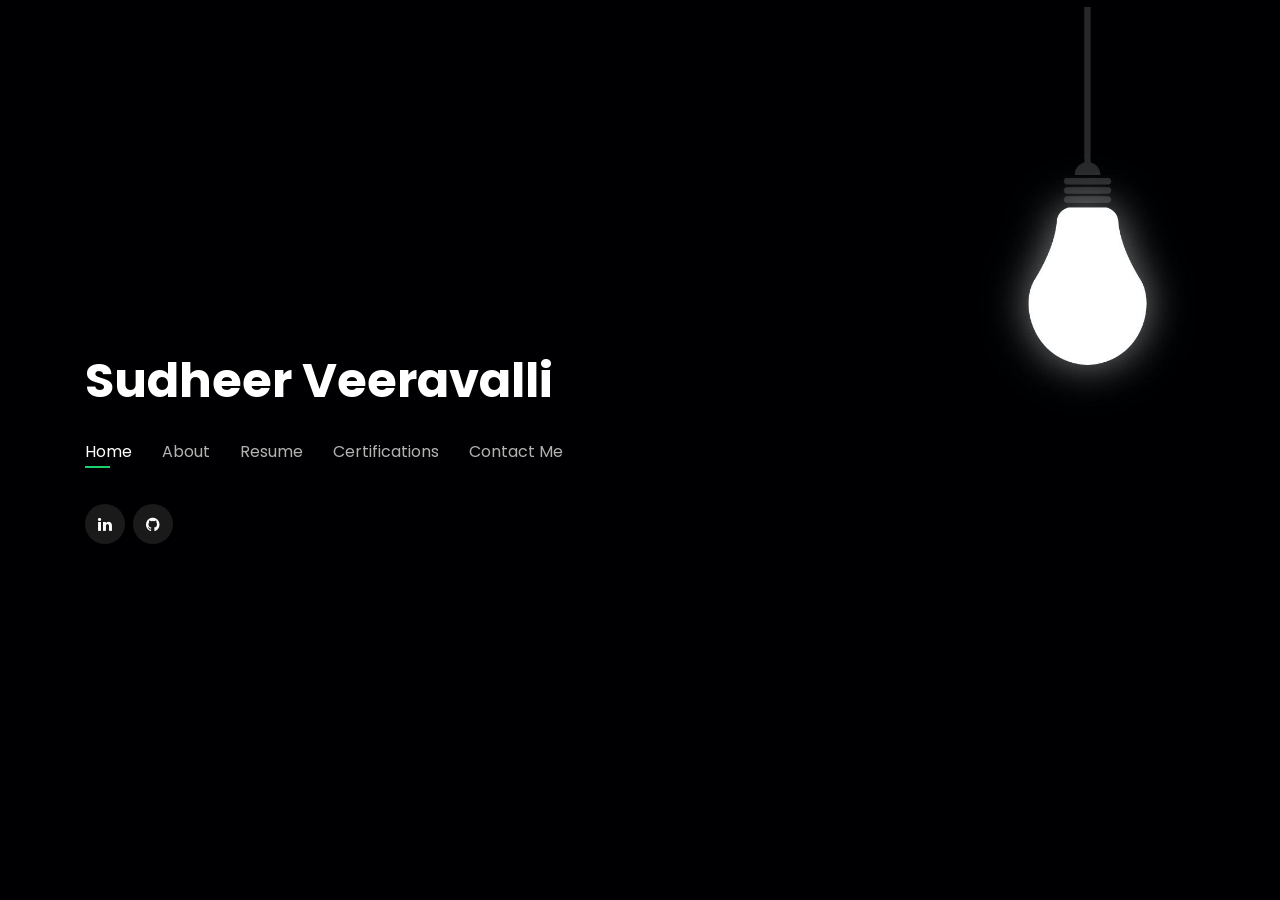
<file: index.html>
<!DOCTYPE html>
<html lang="en">

<head>
  <meta charset="utf-8">
  <meta content="width=device-width, initial-scale=1.0" name="viewport">

  <title>Sudheer Veeravalli — Program Manager | DevOps & Cloud Leader</title>
  <meta
    content="Sudheer Veeravalli is a Program Manager at ValueLabs with 20+ years of experience in DevOps, Cloud, DeFi, and Healthcare technology programs."
    name="description">
  <meta content="Program Manager, DevOps, Cloud, DeFi, Healthcare, Blockchain, AWS, Agile, ITIL, CI/CD" name="keywords">

  <!-- Favicons -->
  <link rel="shortcut icon" href="assets/img/Profile_Image.JPG">

  <!-- Google Fonts -->
  <link
    href="https://fonts.googleapis.com/css?family=Open+Sans:300,300i,400,400i,600,600i,700,700i|Raleway:300,300i,400,400i,500,500i,600,600i,700,700i|Poppins:300,300i,400,400i,500,500i,600,600i,700,700i"
    rel="stylesheet">

  <!-- Vendor CSS Files -->
  <link rel="stylesheet" href="https://cdnjs.cloudflare.com/ajax/libs/font-awesome/4.7.0/css/font-awesome.min.css">
  <link href="assets/vendor/bootstrap/css/bootstrap.min.css" rel="stylesheet">
  <link href="assets/vendor/icofont/icofont.min.css" rel="stylesheet">
  <link href="assets/vendor/boxicons/css/boxicons.min.css" rel="stylesheet">

  <!-- Template Main CSS File -->
  <link href="assets/css/style.css" rel="stylesheet">

</head>

<body>

  <!-- ======= Header ======= -->
  <header id="header" class="header-tops">
    <div class="container">

      <h1><a href="index.html">Sudheer Veeravalli</a></h1>
      <nav class="nav-menu d-none d-lg-block">
        <ul>
          <li class="active"><a href="#header">Home</a></li>
          <li><a href="#about">About</a></li>
          <li><a href="#resume">Resume</a></li>
          <li><a href="#certifications">Certifications</a></li>          
          <li><a href="#contact">Contact Me</a></li>
        </ul>
      </nav><!-- .nav-menu -->

      <div class="social-links">
        <a href="https://www.linkedin.com/in/sudheer-kumar-veeravalli-69944514/" target="_blank"
          class="fa fa-linkedin"></a>
        <a href="https://github.com/veersudhir83" target="_blank" class="fa fa-github"></a>
      </div>
    </div>
  </header><!-- End Header -->

  <!-- ======= About Section ======= -->
  <section id="about" class="about">

    <!-- ======= About Me ======= -->
    <div class="about-me container">

      <div class="section-title">
        <h2>Know about me</h2>
      </div>

      <div class="row">
        <div class="col-lg-4" data-aos="fade-right">
          <img src="assets/img/Profile_Image.JPG" class="img-fluid" alt="">
        </div>
        <div class="col-lg-8 pt-4 pt-lg-0 content" data-aos="fade-left">
          <div class="row">
            <div class="col-lg-6">
              <ul>
                <li><i class="icofont-rounded-right"></i> <strong>Role:</strong> Program Manager</li>
                <li><i class="icofont-rounded-right"></i> <strong>Organization:</strong> ValueLabs</li>
                <li><i class="icofont-rounded-right"></i> <strong>City:</strong> Hyderabad, India</li>
              </ul>
            </div>
            <div class="col-lg-6">
              <ul>
                <li><i class="icofont-rounded-right"></i> <strong>Experience:</strong> 20+ Years</li>
                <li><i class="icofont-rounded-right"></i> <strong>Qualification:</strong> B.Tech, Computer Science</li>
                <li><i class="icofont-rounded-right"></i> <strong>Domains:</strong> DeFi, Healthcare, Enterprise</li>
              </ul>
            </div>
          </div>
        </div>
      </div>

    </div><!-- End About Me -->

    <!-- ======= Counts ======= -->
    <div class="counts container">

      <div class="row">

        <div class="col-lg-3 col-md-6 mt-5 mt-md-0">
          <div class="count-box">
            <i class="icofont-calendar"></i>
            <span data-toggle="counter-up">20</span>
            <p>Years of Experience</p>
          </div>
        </div>

        <div class="col-lg-3 col-md-6 mt-5 mt-md-0">
          <div class="count-box">
            <i class="icofont-license"></i>
            <span data-toggle="counter-up">6</span>
            <p>Certifications</p>
          </div>
        </div>

        <div class="col-lg-3 col-md-6 mt-5 mt-lg-0">
          <div class="count-box">
            <i class="icofont-institution"></i>
            <span data-toggle="counter-up">4</span>
            <p>Organizations</p>
          </div>
        </div>

        <div class="col-lg-3 col-md-6 mt-5 mt-lg-0">
          <div class="count-box">
            <i class="icofont-code"></i>
            <span data-toggle="counter-up">25</span>
            <p>Projects</p>
          </div>
        </div>

      </div>

    </div><!-- End Counts -->

    <!-- ======= Skills  ======= -->

    <div class="skills container">

      <div class="section-title">
        <h2>Skills</h2>
      </div>

      <div class="row skills-content">

        <div class="col-lg-6">

          <div class="progress">
            <span class="skill">DevOps & CI/CD <i class="val">100%</i></span>
            <div class="progress-bar-wrap">
              <div class="progress-bar" role="progressbar" aria-valuenow="100" aria-valuemin="0" aria-valuemax="100">
              </div>
            </div>
          </div>

          <div class="progress">
            <span class="skill">Cloud (AWS / Azure) <i class="val">90%</i></span>
            <div class="progress-bar-wrap">
              <div class="progress-bar" role="progressbar" aria-valuenow="90" aria-valuemin="0" aria-valuemax="100">
              </div>
            </div>
          </div>

          <div class="progress">
            <span class="skill">Program Management <i class="val">95%</i></span>
            <div class="progress-bar-wrap">
              <div class="progress-bar" role="progressbar" aria-valuenow="95" aria-valuemin="0" aria-valuemax="100">
              </div>
            </div>
          </div>

        </div>

        <div class="col-lg-6">

          <div class="progress">
            <span class="skill">CI/CD Pipelines <i class="val">95%</i></span>
            <div class="progress-bar-wrap">
              <div class="progress-bar" role="progressbar" aria-valuenow="95" aria-valuemin="0" aria-valuemax="100">
              </div>
            </div>
          </div>

          <div class="progress">
            <span class="skill">Blockchain & DeFi <i class="val">85%</i></span>
            <div class="progress-bar-wrap">
              <div class="progress-bar" role="progressbar" aria-valuenow="85" aria-valuemin="0" aria-valuemax="100">
              </div>
            </div>
          </div>

          <div class="progress">
            <span class="skill">Agile & Scrum <i class="val">90%</i></span>
            <div class="progress-bar-wrap">
              <div class="progress-bar" role="progressbar" aria-valuenow="90" aria-valuemin="0" aria-valuemax="100">
              </div>
            </div>
          </div>

        </div>
      </div>
    </div>
    <!-- End Skills -->

    <!-- ======= Interests ======= -->
    <div class="interests container">

      <div class="section-title">
        <h2>Interests</h2>
      </div>

      <div class="row">
        <div class="col-lg-3 col-md-4">
          <div class="icon-box">
            <i class="icofont-cloud" style="color: #2cff84;"></i>
            <h3>Cloud Computing</h3>
          </div>
        </div>

        <div class="col-lg-3 col-md-4">
          <div class="icon-box">
            <i class="icofont-robot" style="color: #5578ff;"></i>
            <h3>DevOps</h3>
          </div>
        </div>

        <div class="col-lg-3 col-md-4 mt-4 mt-md-0">
          <div class="icon-box">
            <i class="icofont-link" style="color: #ffbb2c;"></i>
            <h3>Blockchain & DeFi</h3>
          </div>
        </div>

        <div class="col-lg-3 col-md-4 mt-4 mt-md-0">
          <div class="icon-box">
            <i class="icofont-heart-beat" style="color: #e80368;"></i>
            <h3>Healthcare Tech</h3>
          </div>
        </div>
      </div>
      <div class="row mt-4">
        <div class="col-lg-3 col-md-4">
          <div class="icon-box">
            <i class="icofont-gear" style="color: #11dbcf;"></i>
            <h3>Automation</h3>
          </div>
        </div>
        <div class="col-lg-3 col-md-4 mt-4 mt-md-0">
          <div class="icon-box">
            <i class="icofont-light-bulb" style="color: #ffa76e;"></i>
            <h3>Agile & ITIL</h3>
          </div>
        </div>
      </div><!-- End Interests -->

  </section><!-- End About Section -->

  <!-- ======= Resume Section ======= -->
  <section id="resume" class="resume">
    <div class="container">

      <div class="section-title">
        <h2>Resume</h2>
        <a href="Sudheer_Veeravalli_Resume.pdf" download class="resume-download-btn">
          <i class="icofont-download"></i> Download Resume (PDF)
        </a>
      </div>

      <div class="row">
        <div class="col-lg-6">
          <h3 class="resume-title">Summary</h3>
          <div class="resume-item pb-0">
            <p class="font-italic">
              <em>
                I'm an innovative technology leader with 20+ years of experience managing programs and portfolios across
                DeFi, Healthcare, and enterprise domains &mdash; from strategy to design to delivery &mdash; for Fortune
                500 companies and high-growth startups.
                <br /> <br />
                As a Program Manager at ValueLabs, I orchestrate cross-functional teams across multiple concurrent
                projects, driving end-to-end delivery of blockchain platforms, HIPAA-compliant healthcare systems, and
                large-scale enterprise solutions.
                <br /> <br />
                I'm passionate about building high-performing teams, eliminating operational toil, and delivering
                measurable business outcomes. My core strengths span DevOps, Cloud Architecture, and Agile Program
                Management.
              </em>
            </p>

          </div>

          <h3 class="resume-title">Education</h3>

          <div class="resume-item">
            <h4>Bachelor of Technology (B.Tech), Computer Science & Engineering</h4>
            <h5>2001 - 2005</h5>
            <p><em>Koneru Lakshmaiah College of Engineering (KL University), Andhra Pradesh</em></p>
          </div>

          <div class="resume-item">
            <h4>Intermediate, Maths Physics and Chemistry</h4>
            <h5>1999 - 2001</h5>
            <p><em>Nalanda Junior College, Andhra Pradesh</em></p>
          </div>

        </div>

        <div class="col-lg-6">
          <h3 class="resume-title">Professional Experience</h3>
          <div class="resume-item">
            <h4>Program Manager | ValueLabs</h4>
            <h5>Dec 2018 - Present </h5>
            <p><em>Hyderabad, Telangana, India </em></p>
            <p>
            <ul>
              <li> Manage a portfolio of 6 concurrent projects across DeFi, Healthcare, and enterprise domains with a
                combined team of 100+ engineers, driving $14M in revenue over 2 years </li>
              <li> Lead a cross-functional team of 80+ engineers building decentralized finance (DeFi) platforms,
                including smart contract deployment pipelines and blockchain infrastructure </li>
              <li> Oversee Healthcare technology projects involving HIPAA-compliant systems, patient data platforms, and
                clinical workflow automation </li>
              <li> Drive 24×7 Operations covering 2 production releases per month, maintaining 99.9% uptime while
                reducing MTTR by 60% through PagerDuty and Runbook Automation </li>
              <li> Produce technical and process documentation using Confluence; ensure alignment across program-level
                stakeholders </li>
            </ul>
            </p>

          </div>
          <div class="resume-item">
            <h4>Technical Architect | NISUM Technologies</h4>
            <h5>Mar 2018 - Dec 2018</h5>
            <p><em>Hyderabad, Telangana, India</em></p>
            <p>
            <ul>
              <li>Architected and implemented end-to-end DevOps pipelines for major e-commerce clients, significantly
                reducing deployment cycle times</li>
              <li>Developed Ansible playbooks and Jenkins pipelines for Continuous Deployment across multi-environment
                landscapes</li>
              <li>Led infrastructure-as-code initiatives and mentored engineering teams on CI/CD best practices</li>
            </ul>

          </div>
          <div class="resume-item">
            <h4>Technical Architect | Quest Global</h4>
            <h5>May 2017 - Mar 2018</h5>
            <p><em>Trivandrum, Kerala, India</em></p>
            <p>
            <ul>
              <li>Spearheaded the Technology Excellence Group (TEG) DevOps practice, building proof-of-concept platforms
                for client demonstrations</li>
              <li>Designed and delivered a comprehensive DevOps starter kit adopted organization-wide for pre-sales and
                capability showcases</li>
              <li>Created a structured DevOps learning roadmap, upskilling 30+ engineers across multiple business units
              </li>
            </ul>
          </div>
          <div class="resume-item">
            <h4>Technical Manager | Tech Mahindra</h4>
            <h5>Feb 2006 - May 2017</h5>
            <p><em>Hyderabad, India and USA</em></p>
            <p>
            <ul>
              <li>Progressed from Team Member to Technical Manager over 11 years, leading teams of up to 25 engineers
                across onshore and offshore locations</li>
              <li>Architected automation solutions for legacy PLM applications, converting 3,000+ annual manual builds
                into fully automated CI/CD pipelines</li>
              <li>Drove Lean Process implementation across delivery teams, reducing cycle times and improving delivery
                predictability</li>
              <li>Reviewed and re-architected existing solutions, identifying and executing automation opportunities
                across the software lifecycle</li>
              <li>Organized and led technical trainings, hackathons, and innovation events, fostering a culture of
                continuous improvement</li>
            </ul>
          </div>
        </div>
      </div>
    </div>

    </div>
  </section><!-- End Resume Section -->

  <!-- Start Certifications Section-->
  <section id="certifications" class="certifications">
    <div class="container">

      <div class="section-title">
        <h2>Certifications</h2>
      </div>

      <div class="row">

        <div class="col-lg-4 col-md-6 d-flex align-items-stretch">
          <div class="icon-box">
            <div class="icon"><i class="icofont-certificate-alt-1"></i></div>
            <h4><a href="#">AWS Developer Associate from Simplilearn</a></h4>
            <img src="assets/img/Simplilearn-AWS Developer Associate.png" class="img-fluid" alt="">
          </div>
        </div>

        <div class="col-lg-4 col-md-6 d-flex align-items-stretch">
          <div class="icon-box">
            <div class="icon"><i class="icofont-certificate-alt-1"></i></div>
            <h4><a href="#">TOGAF 9</a></h4>
            <img src="assets/img/TOGAF 9 Certificate.jpg" class="img-fluid" alt="">
          </div>
        </div>

        <div class="col-lg-4 col-md-6 d-flex align-items-stretch">
          <div class="icon-box">
            <div class="icon"><i class="icofont-certificate-alt-1"></i></div>
            <h4><a href="#">ITIL 4 Foundation</a></h4>
            <img src="assets/img/ITIL 4F Certification.png" class="img-fluid" alt="">
          </div>
        </div>

        <div class="col-lg-4 col-md-6 d-flex align-items-stretch">
          <div class="icon-box">
            <div class="icon"><i class="icofont-certificate-alt-1"></i></div>
            <h4><a href="#">Pagerduty Foundational Practitioner</a></h4>
            <img src="assets/img/PagerDuty Foundational Practitioner - Certificate.png" class="img-fluid" alt="">
          </div>
        </div>

        <div class="col-lg-4 col-md-6 d-flex align-items-stretch">
          <div class="icon-box">
            <div class="icon"><i class="icofont-certificate-alt-1"></i></div>
            <h4><a href="#">DevOps Professional</a></h4>
            <img src="assets/img/Edureka Certified DevOps.png" class="img-fluid" alt="">
          </div>
        </div>

        <div class="col-lg-4 col-md-6 d-flex align-items-stretch mt-4 mt-md-0">
          <div class="icon-box">
            <div class="icon"><i class="icofont-certificate-alt-1"></i></div>
            <h4><a href="#">Predix Certified</a></h4>
            <img src="assets/img/Predix Certified.png" class="img-fluid" alt="">
          </div>
        </div>
      </div>
    </div>
  </section><!-- End Services Section -->


  <!-- ======= Contact Section ======= -->

  <section id="contact" class="contact">
    <div class="container">

      <div class="section-title">
        <h2>Contact Me</h2>
      </div>

      <div class="row mt-2">

        <div class="col-md-6 d-flex align-items-stretch">
          <div class="info-box">
            <i class="bx bx-map"></i>
            <h3>My Address</h3>
            <p>Hyderabad, India</p>
          </div>
        </div>

        <div class="col-md-6 mt-4 mt-md-0 d-flex align-items-stretch">
          <div class="info-box">
            <i class="bx bx-share-alt"></i>
            <h3>Social Profiles</h3>
            <div class="social-links">
              <a href="https://www.linkedin.com/in/sudheer-kumar-veeravalli-69944514/" target="_blank"
                class="fa fa-linkedin"></a>
              <a href="https://github.com/veersudhir83/" target="_blank" class="fa fa-github"></a>
            </div>
          </div>
        </div>

        <div class="col-md-6 mt-4 d-flex align-items-stretch">
          <div class="info-box">
            <i class="bx bx-envelope"></i>
            <h3>Reach Me</h3>
            <p><a href="mailto:veersudhir83@gmail.com">veersudhir83@gmail.com</a></p>
          </div>
        </div>

      </div>
    </div>
  </section>
  <!-- End Contact Section -->

  <!-- Vendor JS Files -->
  <script src="assets/vendor/jquery/jquery.min.js"></script>
  <script src="assets/vendor/bootstrap/js/bootstrap.bundle.min.js"></script>
  <script src="assets/vendor/jquery.easing/jquery.easing.min.js"></script>
  <script src="assets/vendor/waypoints/jquery.waypoints.min.js"></script>
  <script src="assets/vendor/counterup/counterup.min.js"></script>

  <!-- Template Main JS File -->
  <script src="assets/js/main.js"></script>

</body>

</html>
</file>
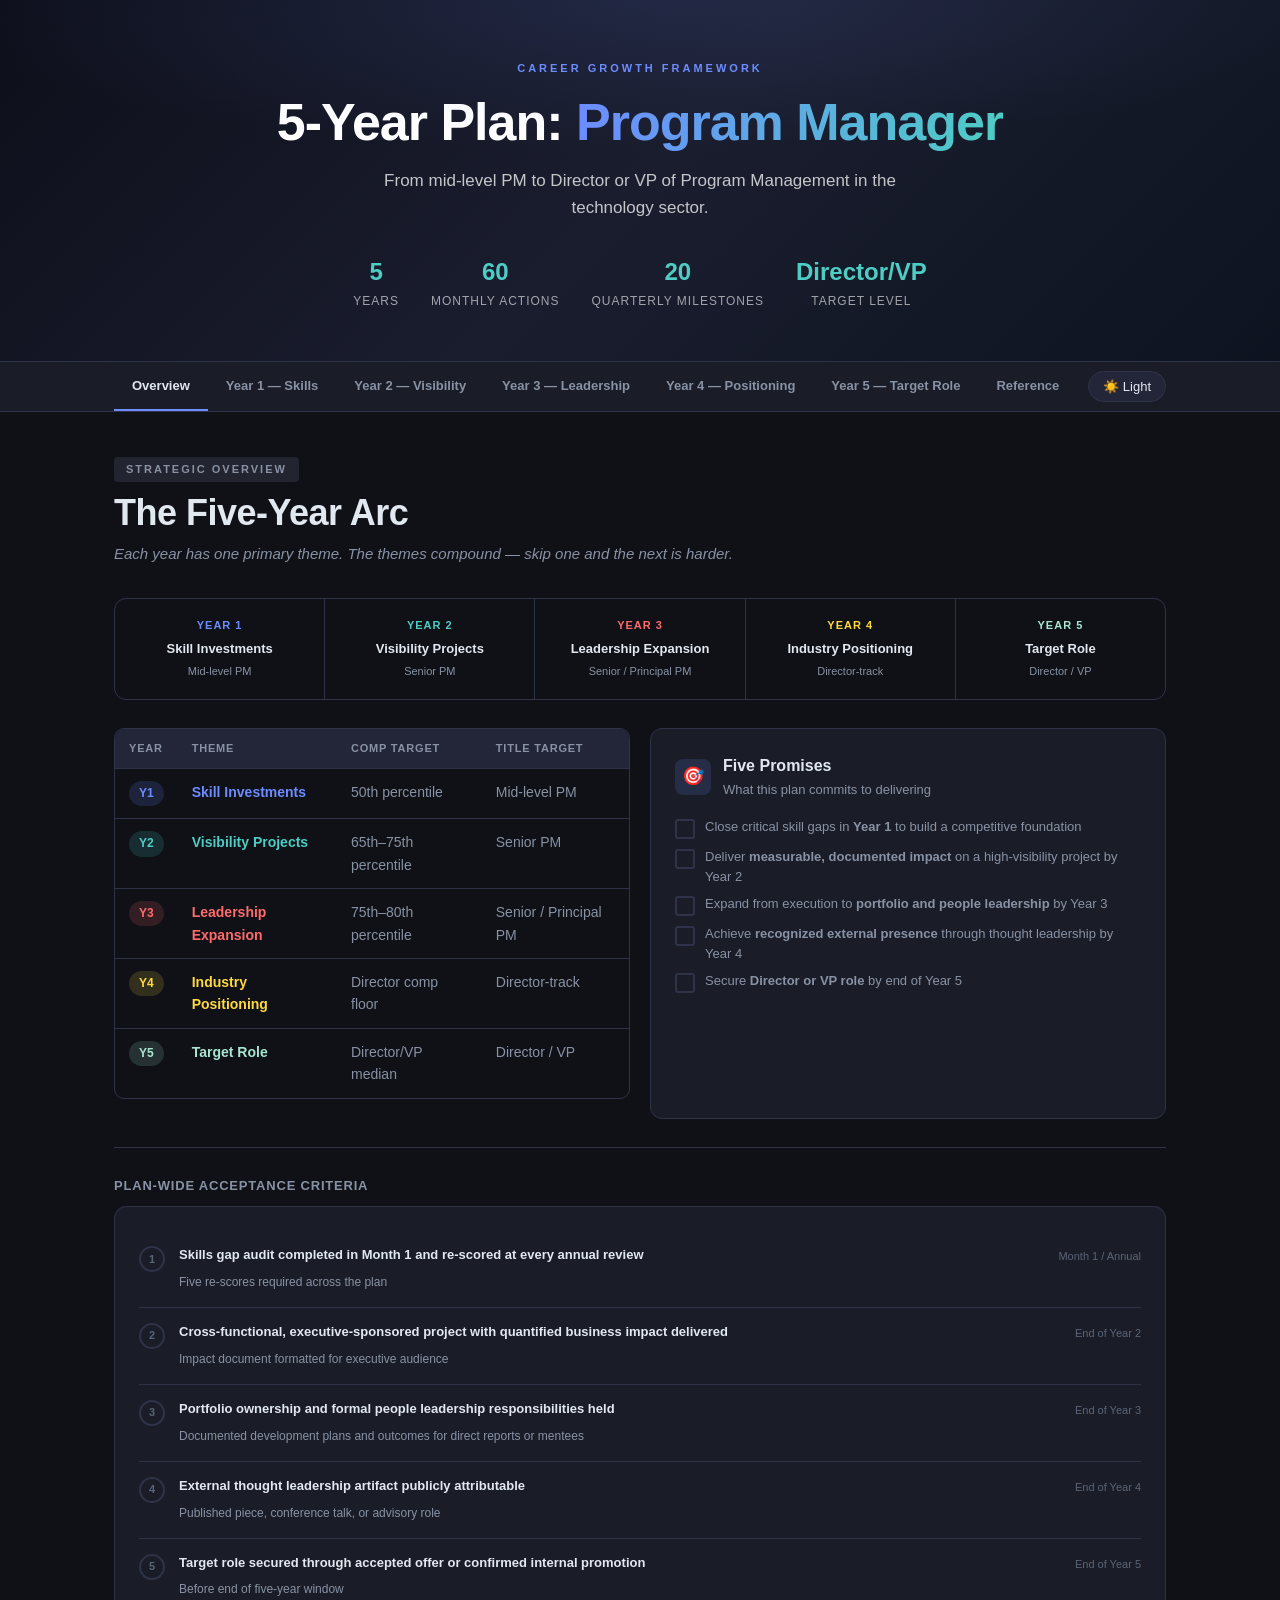
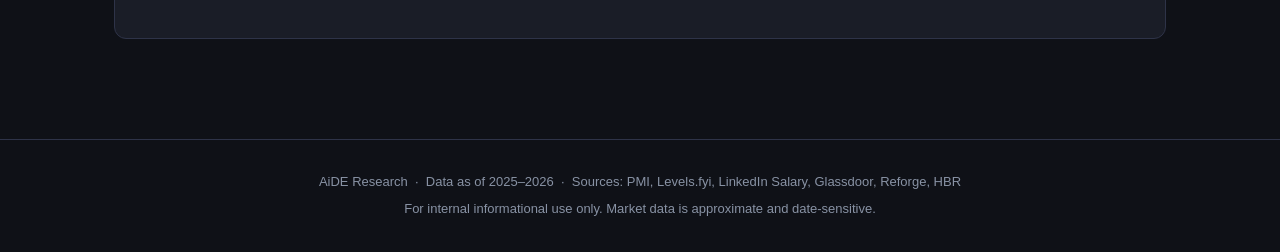
<file: 5-year-career-growth-plan.html>
<!DOCTYPE html>
<html lang="en">
<head>
  <meta charset="UTF-8">
  <meta name="viewport" content="width=device-width, initial-scale=1.0">
  <title>5-Year PM Career Growth Plan</title>
  <style>
    :root {
      --bg:#0f1117; --surface:#1a1d27; --surface-2:#222638;
      --border:#2e3348; --text:#e2e8f0; --text-muted:#8892a4; --text-dim:#5a6478;
      --y1:#6c8cff; --y2:#4ecdc4; --y3:#ff6b6b; --y4:#ffd93d; --y5:#a8e6cf;
    }
    body.light {
      --bg:#f4f6fb; --surface:#ffffff; --surface-2:#f0f2f7;
      --border:#dde1ec; --text:#1a1d27; --text-muted:#5a6478; --text-dim:#8892a4;
    }
    * { box-sizing:border-box; margin:0; padding:0; }
    body { font-family:-apple-system,BlinkMacSystemFont,"Segoe UI",sans-serif; background:var(--bg); color:var(--text); line-height:1.6; font-size:15px; transition:background .3s,color .3s; }
    .site-header { background:linear-gradient(135deg,#0d0f1a 0%,#1a1d2e 50%,#0d1420 100%); border-bottom:1px solid var(--border); padding:60px 40px 50px; text-align:center; position:relative; overflow:hidden; }
    body.light .site-header { background:linear-gradient(135deg,#1a3a6b 0%,#2563eb 50%,#0f2855 100%); }
    .site-header::before { content:""; position:absolute; inset:0; background:radial-gradient(ellipse 80% 60% at 50% 0%,rgba(108,140,255,.12) 0%,transparent 70%); pointer-events:none; }
    .header-label { font-size:11px; font-weight:700; letter-spacing:3px; text-transform:uppercase; color:var(--y1); margin-bottom:16px; }
    .site-header h1 { font-size:clamp(28px,5vw,52px); font-weight:800; letter-spacing:-1px; line-height:1.1; margin-bottom:16px; color:#fff; }
    .site-header h1 span { background:linear-gradient(90deg,var(--y1),var(--y2)); -webkit-background-clip:text; -webkit-text-fill-color:transparent; background-clip:text; }
    .subtitle { color:rgba(255,255,255,.75); font-size:17px; max-width:560px; margin:0 auto 32px; }
    .header-meta { display:flex; justify-content:center; gap:32px; flex-wrap:wrap; }
    .header-meta-item .value { font-size:24px; font-weight:700; color:var(--y2); }
    .header-meta-item .label { font-size:12px; color:rgba(255,255,255,.6); text-transform:uppercase; letter-spacing:1px; }
    .container { max-width:1100px; margin:0 auto; padding:0 24px; }
    .nav-bar { background:var(--surface); border-bottom:1px solid var(--border); position:sticky; top:0; z-index:100; transition:background .3s; }
    .nav-inner { max-width:1100px; margin:0 auto; padding:0 24px; display:flex; gap:0; overflow-x:auto; scrollbar-width:none; align-items:center; }
    .nav-inner::-webkit-scrollbar { display:none; }
    .nav-tab { padding:16px 18px; font-size:13px; font-weight:600; color:var(--text-muted); cursor:pointer; border-bottom:2px solid transparent; white-space:nowrap; transition:color .2s,border-color .2s; background:none; border-top:none; border-left:none; border-right:none; }
    .nav-tab:hover { color:var(--text); }
    .nav-tab.active { color:var(--text); }
    .nav-tab[data-tab="overview"].active { border-color:var(--y1); }
    .nav-tab[data-tab="y1"].active { border-color:var(--y1); }
    .nav-tab[data-tab="y2"].active { border-color:var(--y2); }
    .nav-tab[data-tab="y3"].active { border-color:var(--y3); }
    .nav-tab[data-tab="y4"].active { border-color:var(--y4); }
    .nav-tab[data-tab="y5"].active { border-color:var(--y5); }
    .nav-tab[data-tab="reference"].active { border-color:var(--text-muted); }
    .theme-toggle { margin-left:auto; padding:7px 14px; border-radius:20px; border:1px solid var(--border); background:var(--surface-2); color:var(--text); font-size:13px; cursor:pointer; white-space:nowrap; transition:background .2s,color .2s; flex-shrink:0; }
    .theme-toggle:hover { background:var(--border); }
    .tab-content { display:none; padding:44px 0 80px; }
    .tab-content.active { display:block; }
    .section-header { margin-bottom:32px; }
    .year-badge { display:inline-block; font-size:11px; font-weight:700; letter-spacing:2px; text-transform:uppercase; padding:4px 12px; border-radius:4px; margin-bottom:10px; }
    .badge-y1 { background:rgba(108,140,255,.15); color:var(--y1); }
    .badge-y2 { background:rgba(78,205,196,.15); color:var(--y2); }
    .badge-y3 { background:rgba(255,107,107,.15); color:var(--y3); }
    .badge-y4 { background:rgba(255,217,61,.15); color:var(--y4); }
    .badge-y5 { background:rgba(168,230,207,.15); color:var(--y5); }
    .badge-ref { background:rgba(142,150,180,.15); color:var(--text-muted); }
    .section-header h2 { font-size:clamp(22px,4vw,36px); font-weight:800; letter-spacing:-.5px; line-height:1.15; margin-bottom:8px; }
    .section-header .theme { color:var(--text-muted); font-size:15px; font-style:italic; }
    .card { background:var(--surface); border:1px solid var(--border); border-radius:12px; padding:24px; margin-bottom:20px; transition:background .3s; }
    .card-header { display:flex; align-items:center; gap:12px; margin-bottom:16px; }
    .card-icon { width:36px; height:36px; border-radius:8px; display:flex; align-items:center; justify-content:center; font-size:18px; flex-shrink:0; }
    .card h3 { font-size:16px; font-weight:700; }
    .card-sub { font-size:13px; color:var(--text-muted); margin-top:2px; }
    .milestone { border-radius:12px; padding:22px 26px; margin-bottom:20px; border-left:4px solid; }
    .milestone.y1 { border-left-color:var(--y1); background:rgba(108,140,255,.07); }
    .milestone.y2 { border-left-color:var(--y2); background:rgba(78,205,196,.07); }
    .milestone.y3 { border-left-color:var(--y3); background:rgba(255,107,107,.07); }
    .milestone.y4 { border-left-color:var(--y4); background:rgba(255,217,61,.07); }
    .milestone.y5 { border-left-color:var(--y5); background:rgba(168,230,207,.07); }
    .milestone-label { font-size:11px; font-weight:700; letter-spacing:2px; text-transform:uppercase; margin-bottom:6px; }
    .milestone.y1 .milestone-label { color:var(--y1); }
    .milestone.y2 .milestone-label { color:var(--y2); }
    .milestone.y3 .milestone-label { color:var(--y3); }
    .milestone.y4 .milestone-label { color:var(--y4); }
    .milestone.y5 .milestone-label { color:var(--y5); }
    .milestone h4 { font-size:15px; font-weight:700; margin-bottom:6px; }
    .milestone p { color:var(--text-muted); font-size:14px; line-height:1.6; }
    .two-col { display:grid; grid-template-columns:1fr 1fr; gap:20px; margin-bottom:20px; }
    .four-col { display:grid; grid-template-columns:repeat(4,1fr); gap:16px; margin-bottom:20px; }
    @media(max-width:800px) { .four-col { grid-template-columns:1fr 1fr; } }
    @media(max-width:600px) { .two-col { grid-template-columns:1fr; } .four-col { grid-template-columns:1fr; } }
    .table-wrap { overflow-x:auto; margin-bottom:20px; border-radius:10px; border:1px solid var(--border); }
    table { width:100%; border-collapse:collapse; font-size:14px; }
    thead { background:var(--surface-2); }
    th { padding:11px 14px; text-align:left; font-size:11px; font-weight:700; letter-spacing:.8px; text-transform:uppercase; color:var(--text-muted); white-space:nowrap; }
    td { padding:12px 14px; border-top:1px solid var(--border); color:var(--text); vertical-align:top; }
    tr:hover td { background:rgba(255,255,255,.02); }
    body.light tr:hover td { background:rgba(0,0,0,.02); }
    td.muted { color:var(--text-muted); }
    td.num { color:var(--text-dim); font-weight:600; font-size:13px; }
    td.y1c { color:var(--y1); font-weight:600; } td.y2c { color:var(--y2); font-weight:600; }
    td.y3c { color:var(--y3); font-weight:600; } td.y4c { color:var(--y4); font-weight:600; }
    td.y5c { color:var(--y5); font-weight:600; }
    .q-card { background:var(--surface-2); border:1px solid var(--border); border-radius:10px; padding:18px; }
    .q-label { font-size:11px; font-weight:700; letter-spacing:1.5px; text-transform:uppercase; margin-bottom:8px; }
    .q-title { font-size:15px; font-weight:700; margin-bottom:8px; }
    .q-list { list-style:none; display:flex; flex-direction:column; gap:6px; }
    .q-list li { font-size:13px; color:var(--text-muted); display:flex; gap:8px; line-height:1.4; }
    .q-list li::before { content:"▸"; flex-shrink:0; }
    .checkpoint { background:var(--surface-2); border:1px solid var(--border); border-radius:12px; padding:22px; margin-bottom:20px; }
    .checkpoint h4 { font-size:15px; font-weight:700; margin-bottom:12px; display:flex; align-items:center; gap:8px; }
    .checkpoint h4::before { content:"✓"; width:24px; height:24px; background:rgba(108,140,255,.15); color:var(--y1); border-radius:50%; display:inline-flex; align-items:center; justify-content:center; font-size:12px; font-weight:800; flex-shrink:0; }
    .checklist { list-style:none; display:flex; flex-direction:column; gap:8px; }
    .checklist li { display:flex; align-items:flex-start; gap:10px; font-size:13px; color:var(--text-muted); line-height:1.5; }
    .checklist li::before { content:""; width:16px; height:16px; border:2px solid var(--border); border-radius:3px; flex-shrink:0; margin-top:2px; }
    .arc-timeline { display:flex; margin-bottom:28px; border-radius:12px; overflow:hidden; border:1px solid var(--border); }
    .arc-year { flex:1; padding:18px 12px; text-align:center; border-right:1px solid var(--border); cursor:pointer; transition:background .2s; }
    .arc-year:last-child { border-right:none; }
    .arc-year:hover { background:rgba(255,255,255,.03); }
    body.light .arc-year:hover { background:rgba(0,0,0,.03); }
    .arc-year .yr { font-size:11px; font-weight:700; letter-spacing:1px; text-transform:uppercase; margin-bottom:5px; }
    .arc-year .theme-short { font-size:13px; font-weight:700; margin-bottom:3px; }
    .arc-year .title-target { font-size:11px; color:var(--text-muted); }
    .arc-year.y1 .yr { color:var(--y1); } .arc-year.y2 .yr { color:var(--y2); }
    .arc-year.y3 .yr { color:var(--y3); } .arc-year.y4 .yr { color:var(--y4); }
    .arc-year.y5 .yr { color:var(--y5); }
    @media(max-width:600px) { .arc-timeline { flex-direction:column; } .arc-year { border-right:none; border-bottom:1px solid var(--border); } .arc-year:last-child { border-bottom:none; } }
    .pill { display:inline-block; padding:3px 10px; border-radius:20px; font-size:12px; font-weight:600; }
    .pill-y1 { background:rgba(108,140,255,.15); color:var(--y1); } .pill-y2 { background:rgba(78,205,196,.15); color:var(--y2); }
    .pill-y3 { background:rgba(255,107,107,.15); color:var(--y3); } .pill-y4 { background:rgba(255,217,61,.15); color:var(--y4); }
    .pill-y5 { background:rgba(168,230,207,.15); color:var(--y5); }
    .divider { border:none; border-top:1px solid var(--border); margin:28px 0; }
    .tracker-row { display:flex; align-items:flex-start; gap:14px; padding:14px 0; border-top:1px solid var(--border); }
    .tracker-row:first-child { border-top:none; }
    .tracker-num { width:26px; height:26px; border:2px solid var(--border); border-radius:50%; display:flex; align-items:center; justify-content:center; font-size:11px; font-weight:700; color:var(--text-dim); flex-shrink:0; margin-top:1px; }
    .tracker-body { flex:1; }
    .tracker-body strong { font-size:13px; display:block; margin-bottom:3px; }
    .tracker-body span { font-size:12px; color:var(--text-muted); }
    .tracker-date { font-size:11px; color:var(--text-dim); white-space:nowrap; margin-top:3px; }
    h4.subhead { font-size:13px; font-weight:700; text-transform:uppercase; letter-spacing:.8px; color:var(--text-muted); margin-bottom:10px; }
    footer { border-top:1px solid var(--border); padding:32px 24px; text-align:center; font-size:13px; color:var(--text-muted); }
  </style>
</head>
<body>

<header class="site-header">
  <div class="header-label">Career Growth Framework</div>
  <h1>5-Year Plan: <span>Program Manager</span></h1>
  <p class="subtitle">From mid-level PM to Director or VP of Program Management in the technology sector.</p>
  <div class="header-meta">
    <div class="header-meta-item"><div class="value">5</div><div class="label">Years</div></div>
    <div class="header-meta-item"><div class="value">60</div><div class="label">Monthly Actions</div></div>
    <div class="header-meta-item"><div class="value">20</div><div class="label">Quarterly Milestones</div></div>
    <div class="header-meta-item"><div class="value">Director/VP</div><div class="label">Target Level</div></div>
  </div>
</header>

<nav class="nav-bar">
  <div class="nav-inner">
    <button class="nav-tab active" data-tab="overview">Overview</button>
    <button class="nav-tab" data-tab="y1">Year 1 — Skills</button>
    <button class="nav-tab" data-tab="y2">Year 2 — Visibility</button>
    <button class="nav-tab" data-tab="y3">Year 3 — Leadership</button>
    <button class="nav-tab" data-tab="y4">Year 4 — Positioning</button>
    <button class="nav-tab" data-tab="y5">Year 5 — Target Role</button>
    <button class="nav-tab" data-tab="reference">Reference</button>
    <button class="theme-toggle" onclick="toggleTheme()">☀️ Light</button>
  </div>
</nav>

<section class="tab-content active" id="tab-overview">
  <div class="container">
    <div class="section-header">
      <div class="year-badge badge-ref">Strategic Overview</div>
      <h2>The Five-Year Arc</h2>
      <p class="theme">Each year has one primary theme. The themes compound — skip one and the next is harder.</p>
    </div>

    <div class="arc-timeline">
      <div class="arc-year y1" onclick="switchTab('y1')">
        <div class="yr">Year 1</div><div class="theme-short">Skill Investments</div><div class="title-target">Mid-level PM</div>
      </div>
      <div class="arc-year y2" onclick="switchTab('y2')">
        <div class="yr">Year 2</div><div class="theme-short">Visibility Projects</div><div class="title-target">Senior PM</div>
      </div>
      <div class="arc-year y3" onclick="switchTab('y3')">
        <div class="yr">Year 3</div><div class="theme-short">Leadership Expansion</div><div class="title-target">Senior / Principal PM</div>
      </div>
      <div class="arc-year y4" onclick="switchTab('y4')">
        <div class="yr">Year 4</div><div class="theme-short">Industry Positioning</div><div class="title-target">Director-track</div>
      </div>
      <div class="arc-year y5" onclick="switchTab('y5')">
        <div class="yr">Year 5</div><div class="theme-short">Target Role</div><div class="title-target">Director / VP</div>
      </div>
    </div>

    <div class="two-col">
      <div>
        <div class="table-wrap">
          <table>
            <thead><tr><th>Year</th><th>Theme</th><th>Comp Target</th><th>Title Target</th></tr></thead>
            <tbody>
              <tr><td><span class="pill pill-y1">Y1</span></td><td class="y1c">Skill Investments</td><td class="muted">50th percentile</td><td class="muted">Mid-level PM</td></tr>
              <tr><td><span class="pill pill-y2">Y2</span></td><td class="y2c">Visibility Projects</td><td class="muted">65th–75th percentile</td><td class="muted">Senior PM</td></tr>
              <tr><td><span class="pill pill-y3">Y3</span></td><td class="y3c">Leadership Expansion</td><td class="muted">75th–80th percentile</td><td class="muted">Senior / Principal PM</td></tr>
              <tr><td><span class="pill pill-y4">Y4</span></td><td class="y4c">Industry Positioning</td><td class="muted">Director comp floor</td><td class="muted">Director-track</td></tr>
              <tr><td><span class="pill pill-y5">Y5</span></td><td class="y5c">Target Role</td><td class="muted">Director/VP median</td><td class="muted">Director / VP</td></tr>
            </tbody>
          </table>
        </div>
      </div>
      <div class="card" style="margin-bottom:0;">
        <div class="card-header">
          <div class="card-icon" style="background:rgba(108,140,255,.15);">🎯</div>
          <div><h3>Five Promises</h3><div class="card-sub">What this plan commits to delivering</div></div>
        </div>
        <ul class="checklist">
          <li><span>Close critical skill gaps in <strong>Year 1</strong> to build a competitive foundation</span></li>
          <li><span>Deliver <strong>measurable, documented impact</strong> on a high-visibility project by Year 2</span></li>
          <li><span>Expand from execution to <strong>portfolio and people leadership</strong> by Year 3</span></li>
          <li><span>Achieve <strong>recognized external presence</strong> through thought leadership by Year 4</span></li>
          <li><span>Secure <strong>Director or VP role</strong> by end of Year 5</span></li>
        </ul>
      </div>
    </div>

    <hr class="divider">
    <h4 class="subhead">Plan-Wide Acceptance Criteria</h4>
    <div class="card">
      <div class="tracker-row">
        <div class="tracker-num">1</div>
        <div class="tracker-body"><strong>Skills gap audit completed in Month 1 and re-scored at every annual review</strong><span>Five re-scores required across the plan</span></div>
        <div class="tracker-date">Month 1 / Annual</div>
      </div>
      <div class="tracker-row">
        <div class="tracker-num">2</div>
        <div class="tracker-body"><strong>Cross-functional, executive-sponsored project with quantified business impact delivered</strong><span>Impact document formatted for executive audience</span></div>
        <div class="tracker-date">End of Year 2</div>
      </div>
      <div class="tracker-row">
        <div class="tracker-num">3</div>
        <div class="tracker-body"><strong>Portfolio ownership and formal people leadership responsibilities held</strong><span>Documented development plans and outcomes for direct reports or mentees</span></div>
        <div class="tracker-date">End of Year 3</div>
      </div>
      <div class="tracker-row">
        <div class="tracker-num">4</div>
        <div class="tracker-body"><strong>External thought leadership artifact publicly attributable</strong><span>Published piece, conference talk, or advisory role</span></div>
        <div class="tracker-date">End of Year 4</div>
      </div>
      <div class="tracker-row">
        <div class="tracker-num">5</div>
        <div class="tracker-body"><strong>Target role secured through accepted offer or confirmed internal promotion</strong><span>Before end of five-year window</span></div>
        <div class="tracker-date">End of Year 5</div>
      </div>
    </div>
  </div>
</section>

<section class="tab-content" id="tab-y1">
  <div class="container">
    <div class="section-header">
      <div class="year-badge badge-y1">Year 1</div>
      <h2>Skill Investments</h2>
      <p class="theme">Know where you stand. Close the gaps that matter. Build the internal foundation.</p>
    </div>

    <div class="card">
      <div class="card-header">
        <div class="card-icon" style="background:rgba(108,140,255,.15);">📅</div>
        <div><h3>Monthly Action Plan</h3><div class="card-sub">One clear action per month — execute sequentially, do not skip.</div></div>
      </div>
      <div class="table-wrap"><table>
<thead><tr><th>Month</th><th>Focus</th><th>Key Action</th></tr></thead><tbody>
<tr><td class="num">M1</td><td class="y1c">Skills Gap Audit</td><td class="muted">Pull 10 Director/VP JDs; score yourself on 8 skill domains; identify top 3 gaps</td></tr>
<tr><td class="num">M2</td><td class="y1c">Stakeholder Mapping</td><td class="muted">Map every decision-maker, influencer, and ally; create connection strategy for each</td></tr>
<tr><td class="num">M3</td><td class="y1c">Secure Senior Mentor</td><td class="muted">Identify 2-level-up mentor; send structured outreach; book first monthly session</td></tr>
<tr><td class="num">M4</td><td class="y1c">Certification Begin</td><td class="muted">Enroll in highest-signal cert (SAFe, PgMP, AWS, or Gen AI / Agentic AI); block 90 min/week study time</td></tr>
<tr><td class="num">M5</td><td class="y1c">KPI Baseline</td><td class="muted">Define 5 personal KPIs with measurement method; document current baseline scores</td></tr>
<tr><td class="num">M6</td><td class="y1c">Mid-Year Review</td><td class="muted">Re-score gap audit; score 5 KPIs; get written qualitative feedback from 2 seniors</td></tr>
<tr><td class="num">M7</td><td class="y1c">Certification Progress</td><td class="muted">Complete at least 50% of cert coursework; apply learnings in a live program</td></tr>
<tr><td class="num">M8</td><td class="y1c">Network Expansion</td><td class="muted">Add 5 internal + 2 external meaningful relationships; join 1 PM community</td></tr>
<tr><td class="num">M9</td><td class="y1c">Executive Comms Practice</td><td class="muted">Volunteer to present at a team all-hands or program review; request feedback</td></tr>
<tr><td class="num">M10</td><td class="y1c">Certification Complete</td><td class="muted">Pass certification exam; document achievement with evidence for promotion case</td></tr>
<tr><td class="num">M11</td><td class="y1c">Compensation Research</td><td class="muted">Collect 3 market data sources; compare to current comp; prepare ask if gap exists</td></tr>
<tr><td class="num">M12</td><td class="y1c">Year-End Review</td><td class="muted">Re-score all KPIs; update gap audit; complete annual checkpoint with mentor</td></tr>
</tbody></table></div>
    </div>

    <div class="card">
      <div class="card-header">
        <div class="card-icon" style="background:rgba(108,140,255,.15);">🗓️</div>
        <div><h3>Quarterly Milestones</h3><div class="card-sub">Use each quarter-end to check progress before moving forward.</div></div>
      </div>
      <div class="four-col"><div class="q-card">
  <div class="q-label" style="color:var(--y1);">Q1 — Jan to Mar</div>
  <div class="q-title">Foundation</div>
  <ul class="q-list"><li>Skills gap audit completed by Day 30</li>
<li>Stakeholder map drafted and shared with mentor</li>
<li>Senior mentor secured with monthly cadence set</li>
<li>Certification enrolled and study schedule blocked</li></ul>
</div>
<div class="q-card">
  <div class="q-label" style="color:var(--y1);">Q2 — Apr to Jun</div>
  <div class="q-title">Build</div>
  <ul class="q-list"><li>Mid-year KPI baseline established</li>
<li>Top 2 skill gaps in active learning mode</li>
<li>Mentor sessions ongoing; first stretch ask made</li>
<li>First internal network connections made (+5)</li></ul>
</div>
<div class="q-card">
  <div class="q-label" style="color:var(--y1);">Q3 — Jul to Sep</div>
  <div class="q-title">Deepen</div>
  <ul class="q-list"><li>Certification ≥50% complete</li>
<li>Applied 1 new skill in a live program</li>
<li>External community joined; +2 external peers</li>
<li>Presented at one team-level forum</li></ul>
</div>
<div class="q-card">
  <div class="q-label" style="color:var(--y1);">Q4 — Oct to Dec</div>
  <div class="q-title">Close</div>
  <ul class="q-list"><li>Certification exam passed</li>
<li>All 5 KPIs scored with data, not self-assessment</li>
<li>Compensation gap researched; ask initiated if needed</li>
<li>Year 2 learning plan drafted with mentor</li></ul>
</div></div>
    </div>

    <div class="milestone y1">
      <div class="milestone-label">💰 Comp Milestone — End of Year 1</div>
      <h4>50th Percentile, Mid-Level PM</h4>
      <p>Confirm compensation is at or above the 50th percentile for mid-level PM in your target geography and sector. Use Levels.fyi, Glassdoor, and LinkedIn Salary. If a gap exists, request a specific meeting with market data in hand — do not wait for a review cycle.</p>
    </div>

    <div class="checkpoint">
  <h4>Annual Review Checkpoint — Year 1</h4>
  <p style="font-size:13px;color:var(--text-muted);margin-bottom:14px;">Complete within 30 days of year-end. Written outputs required.</p>
  <ul class="checklist"><li><span>Skills gap audit re-scored — every gap documented with current status and evidence</span></li>
<li><span>Five KPIs scored with supporting data, not self-assessment</span></li>
<li><span>Certification completed and documented in portfolio</span></li>
<li><span>Mentor feedback collected: written summary of mentor's readiness assessment</span></li>
<li><span>Compensation confirmed at 50th percentile or gap documented with action plan</span></li>
<li><span>Learning plan drafted for Year 2 with specific objectives tied to visibility goals</span></li></ul>
</div>
  </div>
</section>

<section class="tab-content" id="tab-y2">
  <div class="container">
    <div class="section-header">
      <div class="year-badge badge-y2">Year 2</div>
      <h2>Visibility Projects</h2>
      <p class="theme">Do high-impact work where senior leaders can see it. Build a body of evidence, not just a reputation.</p>
    </div>

    <div class="card">
      <div class="card-header">
        <div class="card-icon" style="background:rgba(78,205,196,.15);">📅</div>
        <div><h3>Monthly Action Plan</h3><div class="card-sub">One clear action per month — execute sequentially, do not skip.</div></div>
      </div>
      <div class="table-wrap"><table>
<thead><tr><th>Month</th><th>Focus</th><th>Key Action</th></tr></thead><tbody>
<tr><td class="num">M1</td><td class="y2c">Identify High-Visibility Project</td><td class="muted">Research current org initiatives; select target project with exec sponsor; prepare pitch</td></tr>
<tr><td class="num">M2</td><td class="y2c">Secure Project Assignment</td><td class="muted">Pitch to relevant VP or sponsor; get formal or informal assignment on high-stakes program</td></tr>
<tr><td class="num">M3</td><td class="y2c">Impact Doc: Draft</td><td class="muted">Create living impact document for every program; set quarterly update cadence</td></tr>
<tr><td class="num">M4</td><td class="y2c">Internal Knowledge Contribution</td><td class="muted">Launch PM guild, post-mortem framework, or lunch-and-learn series — pick one</td></tr>
<tr><td class="num">M5</td><td class="y2c">Executive Presentation #1</td><td class="muted">Volunteer for or secure one formal senior leadership presentation; prepare with mentor</td></tr>
<tr><td class="num">M6</td><td class="y2c">Mid-Year Review</td><td class="muted">Score impact metrics; assess executive sponsor cultivation progress; adjust plan</td></tr>
<tr><td class="num">M7</td><td class="y2c">Sponsor Cultivation</td><td class="muted">Identify executive sponsor candidate; deepen relationship through program delivery</td></tr>
<tr><td class="num">M8</td><td class="y2c">External PM Community</td><td class="muted">Join PMI, Reforge, or PM-specific community; make 2 meaningful external connections</td></tr>
<tr><td class="num">M9</td><td class="y2c">Executive Presentation #2</td><td class="muted">Deliver second senior presentation; collect written feedback</td></tr>
<tr><td class="num">M10</td><td class="y2c">Promotion Case: Draft</td><td class="muted">Compile scope evidence, impact metrics, and market data into promotion document</td></tr>
<tr><td class="num">M11</td><td class="y2c">Compensation Research</td><td class="muted">Update market data; prepare 65th–75th percentile case with sponsor signal</td></tr>
<tr><td class="num">M12</td><td class="y2c">Year-End Review</td><td class="muted">Finalize impact portfolio; complete comp conversation; set Year 3 leadership targets</td></tr>
</tbody></table></div>
    </div>

    <div class="card">
      <div class="card-header">
        <div class="card-icon" style="background:rgba(78,205,196,.15);">🗓️</div>
        <div><h3>Quarterly Milestones</h3><div class="card-sub">Use each quarter-end to check progress before moving forward.</div></div>
      </div>
      <div class="four-col"><div class="q-card">
  <div class="q-label" style="color:var(--y2);">Q1 — Jan to Mar</div>
  <div class="q-title">Secure the Project</div>
  <ul class="q-list"><li>High-visibility project identified and pitch prepared</li>
<li>Assignment confirmed (formal or informal)</li>
<li>Impact document created and first data points entered</li>
<li>Internal knowledge initiative selected and kick-off planned</li></ul>
</div>
<div class="q-card">
  <div class="q-label" style="color:var(--y2);">Q2 — Apr to Jun</div>
  <div class="q-title">Deliver & Communicate</div>
  <ul class="q-list"><li>Internal knowledge initiative launched</li>
<li>First executive presentation delivered</li>
<li>Mid-year impact metrics documented with hard numbers</li>
<li>Sponsor candidate identified; relationship deepening</li></ul>
</div>
<div class="q-card">
  <div class="q-label" style="color:var(--y2);">Q3 — Jul to Sep</div>
  <div class="q-title">Build Credibility</div>
  <ul class="q-list"><li>Executive sponsor relationship active</li>
<li>Second executive presentation delivered</li>
<li>External PM peer added; first benchmarking conversation done</li>
<li>Promotion evidence gathering started</li></ul>
</div>
<div class="q-card">
  <div class="q-label" style="color:var(--y2);">Q4 — Oct to Dec</div>
  <div class="q-title">Make the Ask</div>
  <ul class="q-list"><li>Promotion business case drafted (scope + impact + market data + sponsor signal)</li>
<li>Compensation conversation held; 65–75th percentile target stated</li>
<li>Year 3 portfolio and people leadership goals defined</li>
<li>External network: at least 3 meaningful peers outside employer</li></ul>
</div></div>
    </div>

    <div class="milestone y2">
      <div class="milestone-label">💰 Comp Milestone — End of Year 2</div>
      <h4>65th–75th Percentile or Senior PM Promotion</h4>
      <p>Reach the 65th–75th percentile or complete a promotion to Senior PM with a corresponding adjustment. Request a specific meeting titled "Discussion: Role and Compensation Alignment." Bring data. Frame as retention and alignment, not a complaint.</p>
    </div>

    <div class="checkpoint">
  <h4>Annual Review Checkpoint — Year 2</h4>
  <p style="font-size:13px;color:var(--text-muted);margin-bottom:14px;">Complete within 30 days of year-end. Written outputs required.</p>
  <ul class="checklist"><li><span>Impact portfolio reviewed with mentor and executive sponsor — feedback documented verbatim</span></li>
<li><span>External visibility assessed — professional profiles updated, external community joined</span></li>
<li><span>Promotion or scope expansion case evaluated — status documented with reason if blocked</span></li>
<li><span>Compensation confirmed at 65th–75th percentile or corrective action documented</span></li>
<li><span>Year 3 leadership targets set — specific portfolio and people leadership goals defined</span></li>
<li><span>External PM peer relationship established and first benchmarking conversation completed</span></li></ul>
</div>
  </div>
</section>

<section class="tab-content" id="tab-y3">
  <div class="container">
    <div class="section-header">
      <div class="year-badge badge-y3">Year 3</div>
      <h2>Leadership Expansion</h2>
      <p class="theme">Move from running programs to leading the system that runs programs. Own a portfolio. Develop people.</p>
    </div>

    <div class="card">
      <div class="card-header">
        <div class="card-icon" style="background:rgba(255,107,107,.15);">📅</div>
        <div><h3>Monthly Action Plan</h3><div class="card-sub">One clear action per month — execute sequentially, do not skip.</div></div>
      </div>
      <div class="table-wrap"><table>
<thead><tr><th>Month</th><th>Focus</th><th>Key Action</th></tr></thead><tbody>
<tr><td class="num">M1</td><td class="y3c">Claim Portfolio Ownership</td><td class="muted">Volunteer to own cross-program dependency map or run VP's quarterly portfolio review</td></tr>
<tr><td class="num">M2</td><td class="y3c">People Leadership: Identify</td><td class="muted">Identify 1–2 junior PMs or coordinators; propose formal or informal development role</td></tr>
<tr><td class="num">M3</td><td class="y3c">People Leadership: Begin</td><td class="muted">Hold first monthly 1:1s; set development goal for each person; document plan</td></tr>
<tr><td class="num">M4</td><td class="y3c">Exec Comms Mastery #1</td><td class="muted">Practice Strategic Program Briefing format in a real leadership presentation</td></tr>
<tr><td class="num">M5</td><td class="y3c">Exec Comms Mastery #2</td><td class="muted">Deliver Leadership Narrative (5-min format) at a steering committee or all-hands</td></tr>
<tr><td class="num">M6</td><td class="y3c">Mid-Year Review</td><td class="muted">Score portfolio breadth; assess people leadership progress; get 360 feedback signals</td></tr>
<tr><td class="num">M7</td><td class="y3c">Org Path Assessment</td><td class="muted">Begin formal assessment: does a Director/VP path exist here in 18 months?</td></tr>
<tr><td class="num">M8</td><td class="y3c">Exec Comms Mastery #3</td><td class="muted">Prepare and present a board-level 3-slide summary for a real executive audience</td></tr>
<tr><td class="num">M9</td><td class="y3c">Org Assessment: Conclude</td><td class="muted">Complete assessment with mentor and sponsor input; document decision in writing</td></tr>
<tr><td class="num">M10</td><td class="y3c">Strategic Move (if needed)</td><td class="muted">If assessment is mostly NO — begin targeted search at companies with defined Dir/VP roles</td></tr>
<tr><td class="num">M11</td><td class="y3c">Year 4 Channel Select</td><td class="muted">Choose thought leadership channel; draft first content brief or conference proposal</td></tr>
<tr><td class="num">M12</td><td class="y3c">Year-End Review</td><td class="muted">Compile portfolio scope doc; finalize people leadership outcomes; complete checkpoint</td></tr>
</tbody></table></div>
    </div>

    <div class="card">
      <div class="card-header">
        <div class="card-icon" style="background:rgba(255,107,107,.15);">🗓️</div>
        <div><h3>Quarterly Milestones</h3><div class="card-sub">Use each quarter-end to check progress before moving forward.</div></div>
      </div>
      <div class="four-col"><div class="q-card">
  <div class="q-label" style="color:var(--y3);">Q1 — Jan to Mar</div>
  <div class="q-title">Expand Scope</div>
  <ul class="q-list"><li>Portfolio ownership claimed (formal or de facto)</li>
<li>People leadership role established with 1–2 reports/mentees</li>
<li>Development plans drafted for each person</li>
<li>First executive briefing using structured format</li></ul>
</div>
<div class="q-card">
  <div class="q-label" style="color:var(--y3);">Q2 — Apr to Jun</div>
  <div class="q-title">Lead the System</div>
  <ul class="q-list"><li>Portfolio: managing interdependencies, not just one program</li>
<li>People: monthly 1:1s running; first stretch assignments given</li>
<li>Second executive comms format practiced in a real context</li>
<li>Mid-year 360 feedback collected</li></ul>
</div>
<div class="q-card">
  <div class="q-label" style="color:var(--y3);">Q3 — Jul to Sep</div>
  <div class="q-title">Strategic Assessment</div>
  <ul class="q-list"><li>Org path assessment started and evidence gathered</li>
<li>Third exec comms format (board-level summary) delivered</li>
<li>Assessment concluded with mentor/sponsor input</li>
<li>Decision documented: stay or plan strategic move</li></ul>
</div>
<div class="q-card">
  <div class="q-label" style="color:var(--y3);">Q4 — Oct to Dec</div>
  <div class="q-title">Set the Stage for Y4</div>
  <ul class="q-list"><li>If moving: targeted search started from position of strength</li>
<li>People leadership: year-end outcomes documented for each mentee</li>
<li>Thought leadership channel selected for Year 4</li>
<li>Comp at 75th–80th percentile confirmed or move initiating reset</li></ul>
</div></div>
    </div>

    <div class="milestone y3">
      <div class="milestone-label">💰 Comp Milestone — End of Year 3</div>
      <h4>75th–80th Percentile, Senior or Principal PM</h4>
      <p>If executing a strategic lateral move, use the transition to negotiate at or above this band. A move is the single most effective mechanism for a step-change compensation increase. Your new employer is pricing future value — your ask should reflect the Director-track scope you are stepping into.</p>
    </div>

    <div class="checkpoint">
  <h4>Annual Review Checkpoint — Year 3</h4>
  <p style="font-size:13px;color:var(--text-muted);margin-bottom:14px;">Complete within 30 days of year-end. Written outputs required.</p>
  <ul class="checklist"><li><span>Portfolio scope documented — list all programs, teams touched, and interdependencies owned</span></li>
<li><span>People leadership evidence compiled — development plans, outcomes, mentee feedback</span></li>
<li><span>360-degree feedback collected from direct reports, peers, and senior stakeholders</span></li>
<li><span>Organizational path assessment completed with written conclusion and decision documented</span></li>
<li><span>External network assessed — 3–5 meaningful new relationships confirmed</span></li>
<li><span>Compensation confirmed at 75th–80th percentile or strategic move plan initiated</span></li>
<li><span>Year 4 thought leadership channel identified and first content or speaking pitch planned</span></li></ul>
</div>
  </div>
</section>

<section class="tab-content" id="tab-y4">
  <div class="container">
    <div class="section-header">
      <div class="year-badge badge-y4">Year 4</div>
      <h2>Industry Positioning</h2>
      <p class="theme">Be known beyond your employer. Build external credibility that makes the Year 5 target role search a pull, not a push.</p>
    </div>

    <div class="card">
      <div class="card-header">
        <div class="card-icon" style="background:rgba(255,217,61,.15);">📅</div>
        <div><h3>Monthly Action Plan</h3><div class="card-sub">One clear action per month — execute sequentially, do not skip.</div></div>
      </div>
      <div class="table-wrap"><table>
<thead><tr><th>Month</th><th>Focus</th><th>Key Action</th></tr></thead><tbody>
<tr><td class="num">M1</td><td class="y4c">Launch Thought Leadership Channel</td><td class="muted">Publish first piece OR submit first conference talk proposal; commit to 12-month cadence</td></tr>
<tr><td class="num">M2</td><td class="y4c">Content #2 Published</td><td class="muted">Publish second piece (LinkedIn series, Substack, or Medium PM publication)</td></tr>
<tr><td class="num">M3</td><td class="y4c">Conference Speaking: Submit</td><td class="muted">Submit talk proposal to 2–3 sector conferences; apply lessons from past rejections</td></tr>
<tr><td class="num">M4</td><td class="y4c">External Advisor Role: Research</td><td class="muted">Identify Seed/Series A startups or PMI chapter committees seeking PM advisory</td></tr>
<tr><td class="num">M5</td><td class="y4c">Content #3 + Network</td><td class="muted">Publish third piece; make 2 new senior external connections through content engagement</td></tr>
<tr><td class="num">M6</td><td class="y4c">Mid-Year Review</td><td class="muted">Measure thought leadership reach (followers, inbound, speaking invites); adjust niche</td></tr>
<tr><td class="num">M7</td><td class="y4c">Secure External Role</td><td class="muted">Confirm advisory board seat, PMI committee role, or non-profit board position</td></tr>
<tr><td class="num">M8</td><td class="y4c">Target Company Research</td><td class="muted">Identify 3–5 companies with funded Director/VP PM roles; map internal connections</td></tr>
<tr><td class="num">M9</td><td class="y4c">Target Company Outreach</td><td class="muted">Make 1 warm introduction at each target company; add value before any ask</td></tr>
<tr><td class="num">M10</td><td class="y4c">Conference Talk (if accepted)</td><td class="muted">Deliver conference talk; collect feedback; document for portfolio</td></tr>
<tr><td class="num">M11</td><td class="y4c">Director Job Description Analysis</td><td class="muted">Pull 10 current Director PM JDs; score yourself; identify final gaps to close</td></tr>
<tr><td class="num">M12</td><td class="y4c">Year-End Review</td><td class="muted">Measure all thought leadership KPIs; confirm external role; set Year 5 search strategy</td></tr>
</tbody></table></div>
    </div>

    <div class="card">
      <div class="card-header">
        <div class="card-icon" style="background:rgba(255,217,61,.15);">🗓️</div>
        <div><h3>Quarterly Milestones</h3><div class="card-sub">Use each quarter-end to check progress before moving forward.</div></div>
      </div>
      <div class="four-col"><div class="q-card">
  <div class="q-label" style="color:var(--y4);">Q1 — Jan to Mar</div>
  <div class="q-title">Launch Externally</div>
  <ul class="q-list"><li>Thought leadership channel launched with first 2 pieces</li>
<li>Conference talk submitted to at least 2 conferences</li>
<li>Content niche defined: domain × senior problem × contrarian view</li>
<li>External advisor opportunity research started</li></ul>
</div>
<div class="q-card">
  <div class="q-label" style="color:var(--y4);">Q2 — Apr to Jun</div>
  <div class="q-title">Build Reach</div>
  <ul class="q-list"><li>3+ thought leadership pieces published</li>
<li>Measurable inbound signal (followers, DMs, shares)</li>
<li>Mid-year reach assessment completed</li>
<li>External advisor role being actively pursued</li></ul>
</div>
<div class="q-card">
  <div class="q-label" style="color:var(--y4);">Q3 — Jul to Sep</div>
  <div class="q-title">Institutional Credibility</div>
  <ul class="q-list"><li>External role confirmed (advisory board, committee, or board seat)</li>
<li>Target company list finalized (3–5 orgs)</li>
<li>First warm introductions made at 1–2 target companies</li>
<li>Conference talk delivered or scheduled</li></ul>
</div>
<div class="q-card">
  <div class="q-label" style="color:var(--y4);">Q4 — Oct to Dec</div>
  <div class="q-title">Pre-Search Positioning</div>
  <ul class="q-list"><li>Director JD gap analysis completed</li>
<li>Personal narrative updated: 3-minute and written versions</li>
<li>Target company relationships active at 3+ orgs</li>
<li>Comp at Director floor confirmed or offer-ready positioning set</li></ul>
</div></div>
    </div>

    <div class="milestone y4">
      <div class="milestone-label">💰 Comp Milestone — End of Year 4</div>
      <h4>Director Comp Floor</h4>
      <p>Reach the floor of the Director pay band in your target sector and geography. If you are already at a company with a Director role, this is your internal promotion target. If moving, this is your minimum ask in any offer negotiation. Use Levels.fyi and three direct recruiter data points.</p>
    </div>

    <div class="checkpoint">
  <h4>Annual Review Checkpoint — Year 4</h4>
  <p style="font-size:13px;color:var(--text-muted);margin-bottom:14px;">Complete within 30 days of year-end. Written outputs required.</p>
  <ul class="checklist"><li><span>Thought leadership: at least 5 pieces published, 1 conference talk delivered or accepted</span></li>
<li><span>External role confirmed and active (advisory board, committee, or non-profit board)</span></li>
<li><span>Target company relationships: at least 3 warm connections at Director-track orgs</span></li>
<li><span>Director JD gap analysis completed — final skill gaps documented</span></li>
<li><span>Personal narrative updated — 3-minute verbal and one-page written versions ready</span></li>
<li><span>Compensation at Director floor or offer-ready positioning confirmed</span></li></ul>
</div>
  </div>
</section>

<section class="tab-content" id="tab-y5">
  <div class="container">
    <div class="section-header">
      <div class="year-badge badge-y5">Year 5</div>
      <h2>Target Role</h2>
      <p class="theme">The search is not an event — it is the culmination of four years of deliberate work. Execute with precision.</p>
    </div>

    <div class="card">
      <div class="card-header">
        <div class="card-icon" style="background:rgba(168,230,207,.15);">📅</div>
        <div><h3>Monthly Action Plan</h3><div class="card-sub">One clear action per month — execute sequentially, do not skip.</div></div>
      </div>
      <div class="table-wrap"><table>
<thead><tr><th>Month</th><th>Focus</th><th>Key Action</th></tr></thead><tbody>
<tr><td class="num">M1</td><td class="y5c">Define Target Role (Full Specificity)</td><td class="muted">Document exact title, scope, team size, company type, sector, and comp band — in writing</td></tr>
<tr><td class="num">M2</td><td class="y5c">Activate Search Network</td><td class="muted">Notify mentor, sponsor, and 5 top external peers: you are open to Director/VP conversations</td></tr>
<tr><td class="num">M3</td><td class="y5c">Resume & LinkedIn Refresh</td><td class="muted">Rewrite resume as Director-level leader; update LinkedIn headline, summary, and featured section</td></tr>
<tr><td class="num">M4</td><td class="y5c">First Applications / Conversations</td><td class="muted">Apply to or initiate conversations at 3 target companies; use warm introductions where available</td></tr>
<tr><td class="num">M5</td><td class="y5c">Interview Preparation: Behavioral</td><td class="muted">Prepare STAR stories for leadership, portfolio, conflict, and strategic influence scenarios</td></tr>
<tr><td class="num">M6</td><td class="y5c">Interview Preparation: Executive</td><td class="muted">Practice 30-60-90 day plan presentation; prepare VP-to-CTO level case discussions</td></tr>
<tr><td class="num">M7</td><td class="y5c">Active Pipeline: 3+ Conversations</td><td class="muted">Maintain 3+ active Director/VP conversations simultaneously; document each pipeline stage</td></tr>
<tr><td class="num">M8</td><td class="y5c">Offer Negotiation Prep</td><td class="muted">Research comp bands at each target company; prepare negotiation strategy with mentor</td></tr>
<tr><td class="num">M9</td><td class="y5c">Closing Conversations</td><td class="muted">Advance 1–2 conversations to offer stage; do not accept first number without counter</td></tr>
<tr><td class="num">M10</td><td class="y5c">Offer Evaluation</td><td class="muted">Evaluate offers across: scope, comp, equity, team quality, growth path, and culture signals</td></tr>
<tr><td class="num">M11</td><td class="y5c">Offer Accepted or Promotion Confirmed</td><td class="muted">Accept offer or secure internal promotion; negotiate start terms; plan transition</td></tr>
<tr><td class="num">M12</td><td class="y5c">New Role Initiated</td><td class="muted">Start in Director/VP role; begin 30-60-90 day plan; initiate next 5-year plan within 90 days</td></tr>
</tbody></table></div>
    </div>

    <div class="card">
      <div class="card-header">
        <div class="card-icon" style="background:rgba(168,230,207,.15);">🗓️</div>
        <div><h3>Quarterly Milestones</h3><div class="card-sub">Use each quarter-end to check progress before moving forward.</div></div>
      </div>
      <div class="four-col"><div class="q-card">
  <div class="q-label" style="color:var(--y5);">Q1 — Jan to Mar</div>
  <div class="q-title">Search Launch</div>
  <ul class="q-list"><li>Target role defined with full written specificity</li>
<li>Search network activated — mentor, sponsor, 5+ peers notified</li>
<li>Resume and LinkedIn updated for Director-level positioning</li>
<li>First 3 conversations initiated at target companies</li></ul>
</div>
<div class="q-card">
  <div class="q-label" style="color:var(--y5);">Q2 — Apr to Jun</div>
  <div class="q-title">Pipeline Build</div>
  <ul class="q-list"><li>Behavioral interview stories prepared and practiced</li>
<li>Executive presentation format rehearsed (30-60-90, case study)</li>
<li>3+ active Director/VP conversations maintained</li>
<li>Negotiation strategy prepared with mentor input</li></ul>
</div>
<div class="q-card">
  <div class="q-label" style="color:var(--y5);">Q3 — Jul to Sep</div>
  <div class="q-title">Advance to Offer</div>
  <ul class="q-list"><li>1–2 conversations at offer stage</li>
<li>First offer counter-proposed (never accept the first number)</li>
<li>Offer evaluation framework applied to each opportunity</li>
<li>Internal promotion track confirmed if staying</li></ul>
</div>
<div class="q-card">
  <div class="q-label" style="color:var(--y5);">Q4 — Oct to Dec</div>
  <div class="q-title">Land and Launch</div>
  <ul class="q-list"><li>Offer accepted or internal promotion confirmed</li>
<li>Director/VP role started with 30-60-90 day plan active</li>
<li>New 5-year plan initiated within 90 days of start</li>
<li>Year 5 plan retrospective completed with mentor</li></ul>
</div></div>
    </div>

    <div class="milestone y5">
      <div class="milestone-label">🏆 End Goal — Year 5</div>
      <h4>Director or VP of Program Management — Accepted Offer or Confirmed Promotion</h4>
      <p>The plan succeeds when you have a written offer letter or promotion confirmation at the Director or VP level, with compensation at or above the Director/VP market median for your sector and geography. Initiate your next 5-year plan within 90 days of starting in the role.</p>
    </div>

    <div class="checkpoint">
  <h4>Annual Review Checkpoint — Year 5</h4>
  <p style="font-size:13px;color:var(--text-muted);margin-bottom:14px;">Complete within 30 days of year-end. Written outputs required.</p>
  <ul class="checklist"><li><span>Target role defined and documented with full specificity (title, scope, comp band, company type)</span></li>
<li><span>Director/VP offer accepted or internal promotion confirmed in writing</span></li>
<li><span>Compensation at or above Director/VP market median for target geography and sector</span></li>
<li><span>30-60-90 day plan active in the new role</span></li>
<li><span>Next 5-year growth plan initiated within 90 days of start date</span></li>
<li><span>Year 5 plan retrospective completed with mentor — lessons documented for future use</span></li></ul>
</div>
  </div>
</section>

<section class="tab-content" id="tab-reference">
  <div class="container">
    <div class="section-header">
      <div class="year-badge badge-ref">Reference</div>
      <h2>Tools & Frameworks</h2>
      <p class="theme">Quick-access reference for key frameworks, market data sources, and networking scripts used throughout the plan.</p>
    </div>

    <div class="two-col">
      <div class="card">
        <div class="card-header">
          <div class="card-icon" style="background:rgba(108,140,255,.15);">📊</div>
          <div><h3>Market Data Sources</h3><div class="card-sub">Use all three; take the median of the range.</div></div>
        </div>
        <div class="table-wrap" style="margin-bottom:0;">
          <table>
            <thead><tr><th>Source</th><th>Best For</th></tr></thead>
            <tbody>
              <tr><td>Levels.fyi</td><td class="muted">FAANG and tech companies; total comp breakdown</td></tr>
              <tr><td>LinkedIn Salary</td><td class="muted">Broad market; geography-specific; role title matching</td></tr>
              <tr><td>Glassdoor</td><td class="muted">Company-specific ranges; insider data</td></tr>
              <tr><td>Recruiter conversations</td><td class="muted">Real-time market; highest signal for your exact profile</td></tr>
              <tr><td>Radford / Mercer (via HR)</td><td class="muted">Enterprise benchmarks; most accurate for large orgs</td></tr>
            </tbody>
          </table>
        </div>
      </div>
      <div class="card">
        <div class="card-header">
          <div class="card-icon" style="background:rgba(78,205,196,.15);">🏅</div>
          <div><h3>High-Signal Certifications</h3><div class="card-sub">Choose one. Depth over breadth.</div></div>
        </div>
        <div class="table-wrap" style="margin-bottom:0;">
          <table>
            <thead><tr><th>Gap</th><th>Certification</th></tr></thead>
            <tbody>
              <tr><td class="muted">Agile at scale</td><td>SAFe SPC or SAFe Agilist</td></tr>
              <tr><td class="muted">Portfolio management</td><td>PgMP (PMI)</td></tr>
              <tr><td class="muted">Technical fluency</td><td>AWS Cloud Practitioner</td></tr>
              <tr><td class="muted">Data & analytics</td><td>Google Data Analytics</td></tr>
              <tr><td class="muted">Strategy & business</td><td>Kellogg Executive PM Program</td></tr>
              <tr><td class="muted">Gen AI fluency</td><td>Google Cloud Gen AI Leader / Microsoft AI-900</td></tr>
              <tr><td class="muted">Agentic AI & orchestration</td><td>DeepLearning.AI — AI Agents in LangChain; Coursera Agentic AI Specialization (DeepLearning.AI)</td></tr>
            </tbody>
          </table>
        </div>
      </div>
    </div>

    <div class="card">
      <div class="card-header">
        <div class="card-icon" style="background:rgba(255,107,107,.15);">🔍</div>
        <div><h3>Skills Gap Audit Domains</h3><div class="card-sub">Score each 1–5 at Month 1. Rescore at every annual review.</div></div>
      </div>
      <div class="table-wrap" style="margin-bottom:0;">
        <table>
          <thead><tr><th>Domain</th><th>Audit Question</th></tr></thead>
          <tbody>
            <tr><td>Technical Fluency</td><td class="muted">Can you read architecture diagrams and hold credible conversations with engineering leads?</td></tr>
            <tr><td>Portfolio Management</td><td class="muted">Can you manage interdependencies and risk across 5+ concurrent programs simultaneously?</td></tr>
            <tr><td>Data & Analytics</td><td class="muted">Can you build program health dashboards using SQL, Tableau, Looker, or equivalent?</td></tr>
            <tr><td>Executive Communication</td><td class="muted">Can you write a one-page strategic briefing a CTO would forward without editing?</td></tr>
            <tr><td>Financial Acumen</td><td class="muted">Can you build and own a program budget, forecast burn, and calculate ROI?</td></tr>
            <tr><td>Agile at Scale</td><td class="muted">Can you run a multi-team SAFe PI Planning or comparable scaled agile ceremony?</td></tr>
            <tr><td>Stakeholder Influence</td><td class="muted">Can you move a resistant VP to a yes without relying on your manager's authority?</td></tr>
            <tr><td>People Development</td><td class="muted">Have you formally coached a junior PM and documented the measurable outcome?</td></tr>
          </tbody>
        </table>
      </div>
    </div>

    <div class="card">
      <div class="card-header">
        <div class="card-icon" style="background:rgba(255,217,61,.15);">🎤</div>
        <div><h3>Thought Leadership Channels</h3><div class="card-sub">Choose one for Year 4. Commit for 12 months.</div></div>
      </div>
      <div class="table-wrap" style="margin-bottom:0;">
        <table>
          <thead><tr><th>Channel</th><th>Commitment</th><th>Signal Strength</th></tr></thead>
          <tbody>
            <tr><td>LinkedIn Series</td><td class="muted">2 posts per week</td><td>High — B2B, hiring, conferences</td></tr>
            <tr><td>Substack Newsletter</td><td class="muted">2 issues per month</td><td>High — advisory roles, speaking</td></tr>
            <tr><td>Conference Speaking</td><td class="muted">1–3 talks per year</td><td>Very high — slow to build</td></tr>
            <tr><td>Podcast (guest or host)</td><td class="muted">1 appearance per month</td><td>Medium-high — network depth</td></tr>
          </tbody>
        </table>
      </div>
    </div>

  </div>
</section>

<footer>
  <p>AiDE Research &nbsp;·&nbsp; Data as of 2025–2026 &nbsp;·&nbsp; Sources: PMI, Levels.fyi, LinkedIn Salary, Glassdoor, Reforge, HBR</p>
  <p style="margin-top:6px;">For internal informational use only. Market data is approximate and date-sensitive.</p>
</footer>

<script>
  function switchTab(id) {
    document.querySelectorAll('.nav-tab').forEach(t => t.classList.remove('active'));
    document.querySelectorAll('.tab-content').forEach(s => s.classList.remove('active'));
    const tab = document.querySelector('.nav-tab[data-tab="' + id + '"]');
    const section = document.getElementById('tab-' + id);
    if (tab) tab.classList.add('active');
    if (section) section.classList.add('active');
    window.scrollTo({top: 0, behavior: 'smooth'});
  }

  document.querySelectorAll('.nav-tab[data-tab]').forEach(btn => {
    btn.addEventListener('click', () => switchTab(btn.dataset.tab));
  });

  function toggleTheme() {
    const isLight = document.body.classList.toggle('light');
    document.querySelector('.theme-toggle').textContent = isLight ? '🌙 Dark' : '☀️ Light';
  }
</script>
</body>
</html>
</file>
<file: assets/css/style.css>
body {
  font-family: "Open Sans", sans-serif;
  background-color: #040404;
  color: #fff;
  position: relative;
  background: transparent;
}

body::before {
  content: "";
  position: fixed;
  background: #040404 url("../img/home-background-side.jpg") top right no-repeat;
  background-size: cover;
  left: 0;
  right: 0;
  top: 0;
  height: 100vh;
  z-index: -1;
}

@media (min-width: 1024px) {
  body::before {
    background-attachment: fixed;
  }
}

a {
  color: #18d26e;
}

a:hover {
  color: #35e888;
  text-decoration: none;
}

.fa {
  padding: 20px;
  font-size: 30px;
  width: 30px;
  text-align: center;
  text-decoration: none;
  border-radius: 50%;
}


h1,
h2,
h3,
h4,
h5,
h6 {
  font-family: "Raleway", sans-serif;
}

/*--------------------------------------------------------------
# Header
--------------------------------------------------------------*/
#header {
  transition: ease-in-out 0.3s;
  position: relative;
  height: 100vh;
  display: flex;
  align-items: center;
  z-index: 997;
  overflow-y: auto;
}

#header * {
  transition: ease-in-out 0.3s;
}

#header h1 {
  font-size: 48px;
  margin: 0;
  padding: 0;
  line-height: 1;
  font-weight: 700;
  font-family: "Poppins", sans-serif;
}

#header h1 a,
#header h1 a:hover {
  color: #fff;
  line-height: 1;
  display: inline-block;
}

#header h2 {
  font-size: 24px;
  margin-top: 20px;
  color: rgba(255, 255, 255, 0.8);
}

#header h2 span {
  color: #fff;
  border-bottom: 2px solid #18d26e;
  padding-bottom: 6px;
}

#header img {
  padding: 0;
  margin: 0;
}

#header .social-links {
  margin-top: 40px;
  display: flex;
}

#header .social-links a {
  font-size: 16px;
  display: flex;
  justify-content: center;
  align-items: center;
  background: rgba(255, 255, 255, 0.1);
  color: #fff;
  line-height: 1;
  margin-right: 8px;
  border-radius: 50%;
  width: 40px;
  height: 40px;
}

#header .social-links a:hover {
  background: #18d26e;
}

@media (max-width: 992px) {
  #header h1 {
    font-size: 36px;
  }

  #header h2 {
    font-size: 20px;
    line-height: 30px;
  }

  #header .social-links {
    margin-top: 15px;
  }

  #header .container {
    display: flex;
    flex-direction: column;
    align-items: center;
  }
}

/*--------------------------------------------------------------
# Navigation Menu
--------------------------------------------------------------*/
/* Desktop Navigation */
.nav-menu {
  margin-top: 35px;
}

.nav-menu ul {
  display: flex;
  margin: 0;
  padding: 0;
  list-style: none;
}

.nav-menu li+li {
  margin-left: 30px;
}

.nav-menu a {
  display: block;
  position: relative;
  color: rgba(255, 255, 255, 0.7);
  font-size: 16px;
  font-family: "Poppins", sans-serif;
  font-weight: 400;
}

.nav-menu a:before {
  content: "";
  position: absolute;
  width: 0;
  height: 2px;
  bottom: -4px;
  left: 0;
  background-color: #18d26e;
  visibility: hidden;
  width: 0px;
  transition: all 0.3s ease-in-out 0s;
}

.nav-menu a:hover:before,
.nav-menu li:hover>a:before,
.nav-menu .active>a:before {
  visibility: visible;
  width: 25px;
}

.nav-menu a:hover,
.nav-menu .active>a,
.nav-menu li:hover>a {
  color: #fff;
  text-decoration: none;
}

/* Mobile Navigation */
.mobile-nav-toggle {
  position: fixed;
  right: 15px;
  top: 15px;
  z-index: 9998;
  border: 0;
  background: none;
  font-size: 24px;
  transition: all 0.4s;
  outline: none !important;
  line-height: 1;
  cursor: pointer;
  text-align: right;
}

.mobile-nav-toggle i {
  color: #fff;
}

.mobile-nav {
  position: fixed;
  top: 55px;
  right: 15px;
  bottom: 15px;
  left: 15px;
  z-index: 9999;
  overflow-y: auto;
  background: rgba(0, 0, 0, 0.7);
  transition: ease-in-out 0.2s;
  opacity: 0;
  visibility: hidden;
  border-radius: 10px;
  padding: 10px 0;
  border: 2px solid rgba(255, 255, 255, 0.12);
}

.mobile-nav * {
  margin: 0;
  padding: 0;
  list-style: none;
}

.mobile-nav a {
  display: block;
  position: relative;
  color: #fff;
  padding: 10px 20px;
  font-weight: 500;
  outline: none;
}

.mobile-nav a:hover,
.mobile-nav .active>a,
.mobile-nav li:hover>a {
  color: #18d26e;
  text-decoration: none;
}

.mobile-nav-overly {
  width: 100%;
  height: 100%;
  z-index: 9997;
  top: 0;
  left: 0;
  position: fixed;
  background: rgba(9, 9, 9, 0.6);
  overflow: hidden;
  display: none;
  transition: ease-in-out 0.2s;
}

.mobile-nav-active {
  overflow: hidden;
}

.mobile-nav-active .mobile-nav {
  opacity: 1;
  visibility: visible;
}

.mobile-nav-active .mobile-nav-toggle i {
  color: #fff;
}

/* Header Top */
#header.header-top {
  height: 80px;
  position: fixed;
  left: 0;
  top: 0;
  right: 0;
  background: rgba(0, 0, 0, 0.9);
}

#header.header-top .social-links,
#header.header-top h2 {
  display: none;
}

#header.header-top h1 {
  margin-right: auto;
  font-size: 36px;
}

#header.header-top .container {
  display: flex;
  align-items: center;
}

#header.header-top .nav-menu {
  margin: 0;
}

@media (max-width: 768px) {
  #header.header-top {
    height: 60px;
  }

  #header.header-top h1 {
    font-size: 26px;
  }
}

/*--------------------------------------------------------------
# Sections General
--------------------------------------------------------------*/
section {
  overflow: hidden;
  position: absolute;
  width: 100%;
  top: 140px;
  bottom: 100%;
  opacity: 0;
  transition: ease-in-out 0.4s;
  z-index: 2;
}

section.section-show {
  top: 100px;
  bottom: auto;
  opacity: 1;
  padding-bottom: 45px;
}

section .container {
  background: rgba(0, 0, 0, 0.9);
  padding: 30px;
}

@media (max-width: 768px) {
  section {
    top: 120px;
  }

  section.section-show {
    top: 80px;
  }
}

.section-title h2 {
  font-size: 14px;
  font-weight: 500;
  padding: 0;
  line-height: 1px;
  margin: 0 0 20px 0;
  letter-spacing: 2px;
  text-transform: uppercase;
  color: #aaaaaa;
  font-family: "Poppins", sans-serif;
}

.section-title h2::after {
  content: "";
  width: 120px;
  height: 1px;
  display: inline-block;
  background: #4ceb95;
  margin: 4px 10px;
}

.section-title p {
  margin: 0;
  margin: -15px 0 15px 0;
  font-size: 36px;
  font-weight: 700;
  text-transform: uppercase;
  font-family: "Poppins", sans-serif;
  color: #fff;
}

/*--------------------------------------------------------------
# About
--------------------------------------------------------------*/
.about-me .content h3 {
  font-weight: 700;
  font-size: 26px;
  color: #18d26e;
}

.about-me .content ul {
  list-style: none;
  padding: 0;
}

.about-me .content ul li {
  padding-bottom: 10px;
}

.about-me .content ul i {
  font-size: 20px;
  padding-right: 2px;
  color: #18d26e;
}

.about-me .content p:last-child {
  margin-bottom: 0;
}

/*--------------------------------------------------------------
# Counts
--------------------------------------------------------------*/
.counts {
  padding: 70px 0 60px;
}

.counts .count-box {
  padding: 30px 30px 25px 30px;
  width: 100%;
  position: relative;
  text-align: center;
  background: rgba(255, 255, 255, 0.08);
}

.counts .count-box i {
  position: absolute;
  top: -25px;
  left: 50%;
  transform: translateX(-50%);
  font-size: 24px;
  background: rgba(255, 255, 255, 0.1);
  padding: 12px;
  color: #18d26e;
  border-radius: 50px;
}

.counts .count-box span {
  font-size: 36px;
  display: block;
  font-weight: 600;
  color: #fff;
}

.counts .count-box p {
  padding: 0;
  margin: 0;
  font-family: "Raleway", sans-serif;
  font-size: 14px;
}

/*--------------------------------------------------------------
# Skills
--------------------------------------------------------------*/
.skills .progress {
  height: 50px;
  display: block;
  background: none;
}

.skills .progress .skill {
  padding: 10px 0;
  margin: 0 0 6px 0;
  text-transform: uppercase;
  display: block;
  font-weight: 600;
  font-family: "Poppins", sans-serif;
  color: #fff;
}

.skills .progress .skill .val {
  float: right;
  font-style: normal;
}

.skills .progress-bar-wrap {
  background: rgba(255, 255, 255, 0.15);
}

.skills .progress-bar {
  width: 1px;
  height: 10px;
  transition: .9s;
  background-color: #18d26e;
}

/*--------------------------------------------------------------
# Interests
--------------------------------------------------------------*/
.interests .icon-box {
  display: flex;
  align-items: center;
  padding: 20px;
  background: rgba(255, 255, 255, 0.08);
  transition: ease-in-out 0.3s;
}

.interests .icon-box i {
  font-size: 32px;
  padding-right: 10px;
  line-height: 1;
}

.interests .icon-box h3 {
  font-weight: 700;
  margin: 0;
  padding: 0;
  line-height: 1;
  font-size: 16px;
  color: #fff;
}

.interests .icon-box:hover {
  background: rgba(255, 255, 255, 0.12);
}

/*--------------------------------------------------------------

# Resume
--------------------------------------------------------------*/
.resume-download-btn {
  display: inline-flex;
  align-items: center;
  gap: 8px;
  margin-top: -10px;
  margin-bottom: 15px;
  padding: 8px 20px;
  border: 2px solid #4ceb95;
  border-radius: 50px;
  color: #4ceb95;
  font-family: "Poppins", sans-serif;
  font-size: 14px;
  font-weight: 500;
  text-decoration: none;
  transition: 0.3s;
}

.resume-download-btn:hover {
  background: #4ceb95;
  color: #0e2a1e;
}

.resume .resume-title {
  font-size: 26px;
  font-weight: 700;
  margin-top: 20px;
  margin-bottom: 20px;
  color: #fff;
}

.resume .resume-item {
  padding: 0 0 20px 20px;
  margin-top: -2px;
  border-left: 2px solid rgba(255, 255, 255, 0.2);
  position: relative;
}

.resume .resume-item h4 {
  line-height: 18px;
  font-size: 18px;
  font-weight: 600;
  text-transform: uppercase;
  font-family: "Poppins", sans-serif;
  color: #18d26e;
  margin-bottom: 10px;
}

.resume .resume-item h5 {
  font-size: 16px;
  background: rgba(255, 255, 255, 0.15);
  padding: 5px 15px;
  display: inline-block;
  font-weight: 600;
  margin-bottom: 10px;
}

.resume .resume-item ul {
  padding-left: 20px;
}

.resume .resume-item ul li {
  padding-bottom: 10px;
}

.resume .resume-item:last-child {
  padding-bottom: 0;
}

.resume .resume-item::before {
  content: "";
  position: absolute;
  width: 16px;
  height: 16px;
  border-radius: 50px;
  left: -9px;
  top: 0;
  background: #18d26e;
  border: 2px solid #18d26e;
}

/*--------------------------------------------------------------
# Services
--------------------------------------------------------------*/
.certifications .icon-box {
  text-align: center;
  background: rgba(204, 204, 204, 0.1);
  padding: 80px 20px;
  transition: all ease-in-out 0.3s;
}

.certifications .icon-box .icon {
  margin: 0 auto;
  width: 64px;
  height: 64px;
  background: #18d26e;
  border-radius: 5px;
  transition: all .3s ease-out 0s;
  display: flex;
  align-items: center;
  justify-content: center;
  margin-bottom: 20px;
  transform-style: preserve-3d;
}

.certifications .icon-box .icon i {
  color: #fff;
  font-size: 28px;
}

.certifications .icon-box .icon::before {
  position: absolute;
  content: '';
  left: -8px;
  top: -8px;
  height: 100%;
  width: 100%;
  background: rgba(255, 255, 255, 0.15);
  border-radius: 5px;
  transition: all .3s ease-out 0s;
  transform: translateZ(-1px);
}

.certifications .icon-box h4 {
  font-weight: 700;
  margin-bottom: 15px;
  font-size: 24px;
}

.certifications .icon-box h4 a {
  color: #fff;
}

.certifications .icon-box p {
  line-height: 24px;
  font-size: 14px;
  margin-bottom: 0;
}

.certifications .icon-box:hover {
  background: #18d26e;
  border-color: #18d26e;
}

.certifications .icon-box:hover .icon {
  background: #fff;
}

.certifications .icon-box:hover .icon i {
  color: #18d26e;
}

.certifications .icon-box:hover .icon::before {
  background: #35e888;
}

.certifications .icon-box:hover h4 a,
.certifications .icon-box:hover p {
  color: #fff;
}

/*--------------------------------------------------------------


/*--------------------------------------------------------------
# Contact
--------------------------------------------------------------*/
.contact .info-box {
  color: #444444;
  padding: 20px;
  width: 100%;
  background: rgba(255, 255, 255, 0.08);
}

.contact .info-box i.bx {
  font-size: 24px;
  color: #18d26e;
  border-radius: 50%;
  padding: 14px;
  float: left;
  background: rgba(255, 255, 255, 0.1);
}

.contact .info-box h3 {
  font-size: 20px;
  color: rgba(255, 255, 255, 0.5);
  font-weight: 700;
  margin: 10px 0 8px 68px;
}

.contact .info-box p {
  padding: 0;
  color: #fff;
  line-height: 24px;
  font-size: 14px;
  margin: 0 0 0 68px;
}

.contact .info-box .social-links {
  margin: 5px 0 0 68px;
  display: flex;
}

.contact .info-box .social-links a {
  font-size: 18px;
  display: inline-block;
  color: #fff;
  line-height: 1;
  margin-right: 12px;
  transition: 0.3s;
}

.contact .info-box .social-links a:hover {
  color: #18d26e;
}

.contact .php-email-form {
  padding: 30px;
  background: rgba(255, 255, 255, 0.08);
}

.contact .php-email-form .validate {
  display: none;
  color: red;
  margin: 0 0 15px 0;
  font-weight: 400;
  font-size: 13px;
}

.contact .php-email-form .error-message {
  display: none;
  background: rgba(255, 255, 255, 0.08);
  background: #ed3c0d;
  text-align: left;
  padding: 15px;
  font-weight: 600;
}

.contact .php-email-form .error-message br+br {
  margin-top: 25px;
}

.contact .php-email-form .sent-message {
  display: none;
  background: rgba(255, 255, 255, 0.08);
  background: #18d26e;
  text-align: center;
  padding: 15px;
  font-weight: 600;
}

.contact .php-email-form .loading {
  display: none;
  background: rgba(255, 255, 255, 0.08);
  text-align: center;
  padding: 15px;
}

.contact .php-email-form .loading:before {
  content: "";
  display: inline-block;
  border-radius: 50%;
  width: 24px;
  height: 24px;
  margin: 0 10px -6px 0;
  border: 3px solid #18d26e;
  border-top-color: #eee;
  -webkit-animation: animate-loading 1s linear infinite;
  animation: animate-loading 1s linear infinite;
}

.contact .php-email-form input,
.contact .php-email-form textarea {
  border-radius: 0;
  box-shadow: none;
  font-size: 14px;
  background: rgba(255, 255, 255, 0.08);
  border: 0;
  transition: 0.3s;
  color: #fff;
}

.contact .php-email-form input:focus,
.contact .php-email-form textarea:focus {
  background-color: rgba(255, 255, 255, 0.11);
}

.contact .php-email-form input::-webkit-input-placeholder,
.contact .php-email-form textarea::-webkit-input-placeholder {
  color: rgba(255, 255, 255, 0.3);
  opacity: 1;
}

.contact .php-email-form input::-moz-placeholder,
.contact .php-email-form textarea::-moz-placeholder {
  color: rgba(255, 255, 255, 0.3);
  opacity: 1;
}

.contact .php-email-form input:-ms-input-placeholder,
.contact .php-email-form textarea:-ms-input-placeholder {
  color: rgba(255, 255, 255, 0.3);
  opacity: 1;
}

.contact .php-email-form input::-ms-input-placeholder,
.contact .php-email-form textarea::-ms-input-placeholder {
  color: rgba(255, 255, 255, 0.3);
  opacity: 1;
}

.contact .php-email-form input::placeholder,
.contact .php-email-form textarea::placeholder {
  color: rgba(255, 255, 255, 0.3);
  opacity: 1;
}

.contact .php-email-form input {
  padding: 20px 15px;
}

.contact .php-email-form textarea {
  padding: 12px 15px;
}

.contact .php-email-form button[type="submit"] {
  background: #18d26e;
  border: 0;
  padding: 10px 30px;
  color: #fff;
  transition: 0.4s;
  border-radius: 4px;
}

.contact .php-email-form button[type="submit"]:hover {
  background: #15bb62;
}

@-webkit-keyframes animate-loading {
  0% {
    transform: rotate(0deg);
  }

  100% {
    transform: rotate(360deg);
  }
}

@keyframes animate-loading {
  0% {
    transform: rotate(0deg);
  }

  100% {
    transform: rotate(360deg);
  }
}

/*--------------------------------------------------------------
# Portfolio Details
--------------------------------------------------------------*/
.portfolio-details {
  padding-top: 40px;
  background: rgba(0, 0, 0, 0.8);
  position: fixed;
  left: 0;
  right: 0;
  top: 0;
  bottom: 0;
  overflow-y: auto;
}

.portfolio-details .container {
  padding-top: 20px;
  padding-bottom: 40px;
}

.portfolio-details .portfolio-title {
  font-size: 26px;
  font-weight: 700;
  margin-bottom: 20px;
}

.portfolio-details .portfolio-details-carousel .owl-nav,
.portfolio-details .portfolio-details-carousel .owl-dots {
  margin-top: 5px;
  text-align: center;
}

.portfolio-details .portfolio-details-carousel .owl-dot {
  display: inline-block;
  margin: 0 5px;
  width: 12px;
  height: 12px;
  border-radius: 50%;
  background-color: rgba(255, 255, 255, 0.3) !important;
}

.portfolio-details .portfolio-details-carousel .owl-dot.active {
  background-color: #18d26e !important;
}

.portfolio-details .portfolio-info {
  padding-top: 45px;
}

.portfolio-details .portfolio-info h3 {
  font-size: 22px;
  font-weight: 400;
  margin-bottom: 20px;
}

.portfolio-details .portfolio-info ul {
  list-style: none;
  padding: 0;
  font-size: 15px;
}

.portfolio-details .portfolio-info ul li+li {
  margin-top: 10px;
}

.portfolio-details .portfolio-info p {
  font-size: 15px;
  padding: 15px 0 0 0;
}

@media (max-width: 992px) {
  .portfolio-details .portfolio-info {
    padding-top: 20px;
  }
}

/*--------------------------------------------------------------
# Credits
--------------------------------------------------------------*/
.credits {
  position: fixed;
  right: 0;
  left: 0;
  bottom: 0;
  padding: 15px;
  text-align: right;
  font-size: 13px;
  color: #fff;
  z-index: 1;
}

@media (max-width: 992px) {
  .credits {
    text-align: center;
    padding: 10px;
    background: rgba(0, 0, 0, 0.8);
  }
}

.credits a {
  color: #18d26e;
  transition: 0.3s;
}

.credits a:hover {
  color: #fff;
}
</file>
